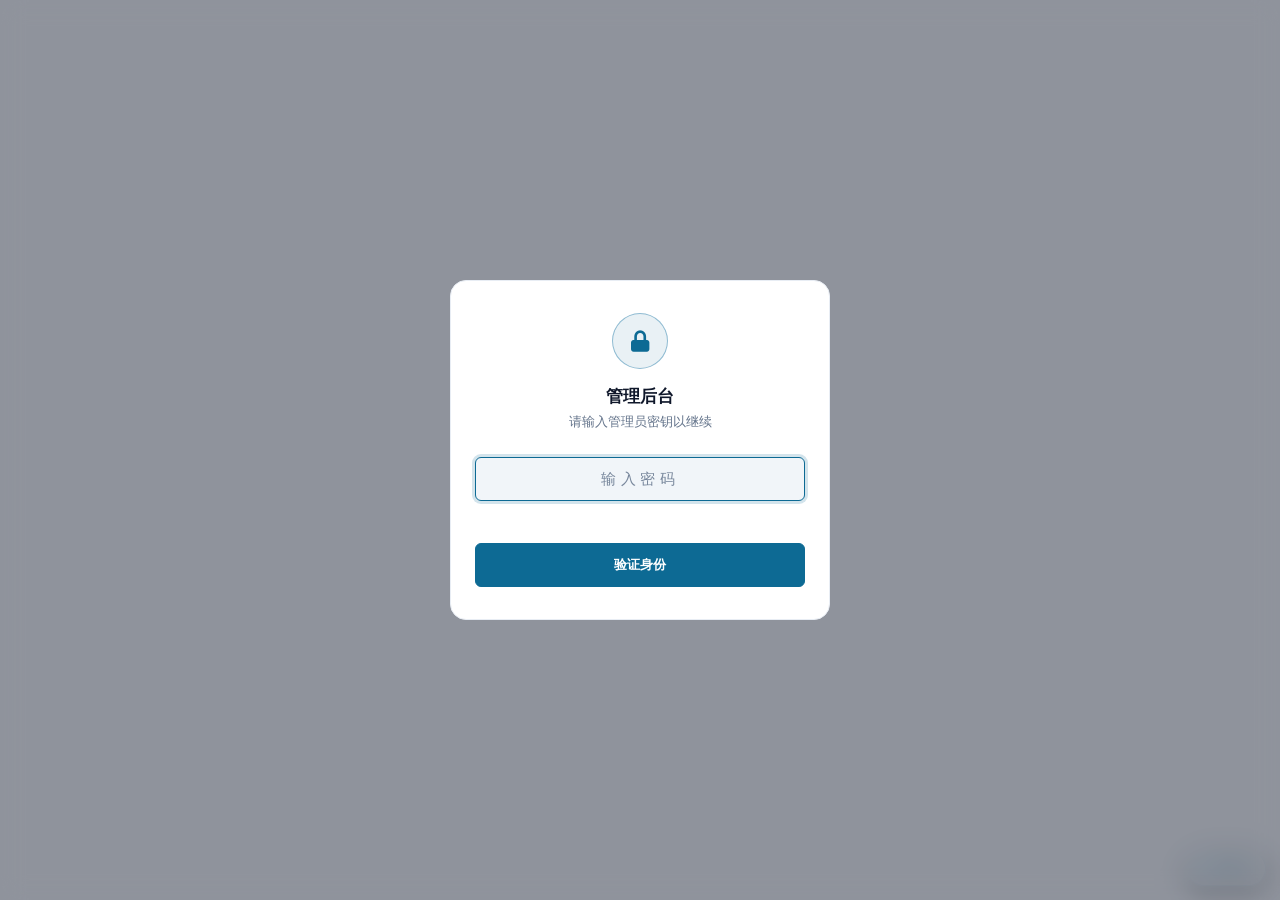
<file: admin.html>
<!DOCTYPE html>
<html lang="zh">
<head>
  <meta charset="UTF-8">
  <meta name="viewport" content="width=device-width, initial-scale=1.0">
  <title>建设世界 · 管理后台</title>
  <meta name="robots" content="noindex, nofollow">
  <meta name="theme-color" content="#f7f8fa" media="(prefers-color-scheme: light)">
  <meta name="theme-color" content="#08090b">
  <link rel="stylesheet" href="css/fontawesome/all.min.css">
  <link rel="icon" href="favicon.png">
  <link rel="stylesheet" href="css/style.css">
  <script src="offline/offline.js"></script><script>(function(){try{var t=localStorage.getItem("theme");var d=document.documentElement;var light=(t==="light")||(!t&&!window.matchMedia("(prefers-color-scheme: dark)").matches);if(light)d.classList.add("light-mode");else if(t==="glass")d.classList.add("glass");d.style.colorScheme=light?"light":"dark";}catch(e){}})();</script>
</head>
<body>
<div class="glass-glow" aria-hidden="true"></div>
<script>history.scrollRestoration='manual';window.scrollTo(0,0);</script>

  <a class="skip-link" href="#mainContent">跳到主要内容</a>

  <!-- 登录 -->
  <div id="authOverlay" role="dialog" aria-modal="true" aria-label="管理员登录">
    <div class="auth-box">
      <div class="lock-icon" aria-hidden="true"><i class="fas fa-lock"></i></div>
      <h2>管理后台</h2>
      <p>请输入管理员密钥以继续</p>
      <label class="sr-only" for="authInput">管理员密钥</label>
      <input type="password" id="authInput" placeholder="输入密码" autocomplete="current-password">
      <div class="auth-error" id="authError" role="alert"></div>
      <button class="btn btn-primary" id="authBtn" type="button">验证身份</button>
    </div>
  </div>

  <div id="mainContent" hidden>
    <div class="container">

      <div class="admin-head">
        <div class="admin-title">
          <span aria-hidden="true">⚙️</span> 建设世界 · 管理后台
          <span class="badge-online"><i class="fas fa-circle" aria-hidden="true"></i> 在线模式</span>
        </div>
        <div class="navbar-right">
          <button class="theme-toggle" id="themeToggle" type="button" aria-label="切换主题"><i class="fas fa-moon" id="themeIcon"></i></button>
          <button class="btn btn-danger btn-sm" type="button" onclick="logout()"><i class="fas fa-right-from-bracket" aria-hidden="true"></i> 退出登录</button>
        </div>
      </div>

      <div class="admin-sub">
        <span>管理动态 · 投票 · 神人榜 · 封挂榜 · 捐赠 · 下载 · 图床 · 流量 · 备份 · 日志</span>
        <div class="admin-sub-actions">
          <button class="btn btn-sm" type="button" onclick="exportAll()"><i class="fas fa-box-archive" aria-hidden="true"></i> 导出全部数据</button>
          <button class="btn btn-sm" type="button" onclick="document.getElementById('importFile').click()"><i class="fas fa-file-import" aria-hidden="true"></i> 导入数据</button>
          <input type="file" id="importFile" accept=".json,application/json" hidden onchange="importData(this)">
          <a class="btn btn-sm btn-ghost" href="index.html" target="_blank" rel="noopener"><i class="fas fa-external-link-alt" aria-hidden="true"></i> 打开前台</a>
        </div>
      </div>

      <div class="tabs" role="tablist" aria-label="后台功能分区">
        <button class="tab-btn active" type="button" role="tab" aria-selected="true"  data-tab="posts"     onclick="switchTab('posts')">📋 动态</button>
        <button class="tab-btn" type="button" role="tab" aria-selected="false" data-tab="votes"     onclick="switchTab('votes')">📊 投票</button>
        <button class="tab-btn" type="button" role="tab" aria-selected="false" data-tab="stories"   onclick="switchTab('stories')">👑 神人榜</button>
        <button class="tab-btn" type="button" role="tab" aria-selected="false" data-tab="bans"      onclick="switchTab('bans')">🚫 封挂榜</button>
        <button class="tab-btn" type="button" role="tab" aria-selected="false" data-tab="donors"    onclick="switchTab('donors')">💝 捐赠名单</button>
        <button class="tab-btn" type="button" role="tab" aria-selected="false" data-tab="downloads" onclick="switchTab('downloads')">📥 下载</button>
        <button class="tab-btn" type="button" role="tab" aria-selected="false" data-tab="images"    onclick="switchTab('images')">🖼️ 图床</button>
        <button class="tab-btn" type="button" role="tab" aria-selected="false" data-tab="stats"     onclick="switchTab('stats')">📊 流量</button>
        <button class="tab-btn" type="button" role="tab" aria-selected="false" data-tab="backups"   onclick="switchTab('backups')">💾 备份</button>
        <button class="tab-btn" type="button" role="tab" aria-selected="false" data-tab="oplog"     onclick="switchTab('oplog')">📜 日志</button>
      </div>
<!-- 动态 -->
      <div class="tab-content" id="tab-posts">
        <div class="card"><h2>📋 所有动态</h2><div id="postList" class="post-list"><div class="empty-state state-loading"><span class="spinner" aria-hidden="true"></span></div></div></div>
        <div class="card">
          <h2>📝 发布新动态</h2>
          <form id="postForm">
            <div class="form-row"><div class="form-group"><label>标题 *</label><input type="text" id="postTitle" placeholder="输入帖子标题" maxlength="100" required></div><div class="form-group"><label>发布人 *</label><input type="text" id="postAuthor" placeholder="作者名称" maxlength="50" required></div></div>
            <div class="form-group"><label>内容摘要</label><textarea id="postExcerpt" placeholder="简短摘要（选填）" rows="2" maxlength="300"></textarea></div>
            <div class="form-group"><label>完整内容</label><textarea id="postContent" placeholder="帖子正文内容" rows="3" maxlength="5000"></textarea></div>
            <div class="form-group"><label>图片链接（可选，用于资金流向公示等）</label><textarea id="postImages" placeholder="图片直链，每行一张（可去图床复制链接）" rows="2" maxlength="2000"></textarea></div>
            <div class="form-row"><div class="form-group"><label>是否置顶</label><select id="postPinned"><option value="false">否</option><option value="true">是</option></select></div><div class="form-group" class="row-actions"><button type="submit" class="btn btn-primary">发布帖子</button></div></div>
          </form>
        </div>
      </div>

      <!-- 投票 -->
      <div class="tab-content" id="tab-votes">
        <div class="card"><h2>📋 所有投票</h2><div id="voteList" class="post-list"><div class="empty-state state-loading"><span class="spinner" aria-hidden="true"></span></div></div></div>
        <div class="card">
          <h2>📝 创建新投票</h2>
          <form id="voteForm">
            <div class="form-group"><label>投票标题 *</label><input type="text" id="voteTitle" placeholder="输入投票标题" maxlength="100" required></div>
            <div class="form-group"><label>投票描述</label><textarea id="voteDesc" placeholder="描述投票内容" rows="2" maxlength="500"></textarea></div>
            <div class="form-row">
              <div class="form-group"><label>投票类型</label><select id="voteType"><option value="agree">同意 / 反对</option><option value="choice">选择</option></select></div>
              <div class="form-group"><label>截止日期（选填）</label><input type="date" id="voteDeadline"></div>
            </div>
            <div class="form-group" id="voteOptionsGroup" hidden><label>选项（每行一个）</label><textarea id="voteOptions" placeholder="选项文字（支持 | 符号）| 图片链接1,图片链接2&#10;最后一组竖杠后面放图片链接，逗号分隔多张" rows="3" maxlength="1000"></textarea></div>
            <div class="form-row"><div class="form-group"></div><div class="form-group" class="row-actions"><button type="submit" class="btn btn-primary">创建投票</button></div></div>
          </form>
          <script>document.getElementById('voteType')?.addEventListener('change',function(){document.getElementById('voteOptionsGroup').hidden=this.value!=='choice'});</script>
        </div>
      </div>

      <!-- 神人榜 -->
      <div class="tab-content" id="tab-stories">
        <div class="card"><h2>📋 神人榜</h2><div id="storyList" class="post-list"><div class="empty-state state-loading"><span class="spinner" aria-hidden="true"></span></div></div></div>
        <div class="card">
          <h2>📝 添加新记录</h2>
          <form id="storyForm">
            <div class="form-group"><label>标题 *</label><input type="text" id="storyTitle" placeholder="事件标题" maxlength="100" required></div>
            <div class="form-group"><label>事件描述 *</label><textarea id="storyText" placeholder="描述事件经过" rows="3" maxlength="2000" required></textarea></div>
            <div class="form-group"><label>图片链接（可选）</label><textarea id="storyImageUrls" placeholder="图片/下载直链，每行一张，自动显示为图片" rows="3" maxlength="2000"></textarea></div>
            <div class="form-row"><div class="form-group"></div><div class="form-group" class="row-actions"><button type="submit" class="btn btn-primary">添加记录</button></div></div>
          </form>
        </div>
      </div>

      <!-- 封挂榜 -->
      <div class="tab-content" id="tab-bans">
        <div class="card"><h2>🚫 封挂榜</h2><div id="banList" class="post-list"><div class="empty-state state-loading"><span class="spinner" aria-hidden="true"></span></div></div></div>
        <div class="card">
          <h2>📝 添加封禁记录</h2>
          <form id="banForm">
            <div class="form-row">
              <div class="form-group"><label>玩家名 *</label><input type="text" id="banPlayer" placeholder="被封玩家" maxlength="32" required></div>
              <div class="form-group"><label>封禁日期</label><input type="date" id="banDate"></div>
            </div>
            <div class="form-group"><label>原因</label><textarea id="banReason" placeholder="封禁原因" rows="2" maxlength="300"></textarea></div>
            <div class="form-row"><div class="form-group"></div><div class="form-group" class="row-actions"><button type="submit" class="btn btn-primary">添加记录</button></div></div>
          </form>
        </div>
      </div>

      <!-- 捐赠名单 -->
      <div class="tab-content" id="tab-donors">
        <div class="card"><h2>💝 捐赠名单</h2><div id="donorList" class="post-list"><div class="empty-state state-loading"><span class="spinner" aria-hidden="true"></span></div></div></div>
        <div class="card">
          <h2>📝 添加捐赠人</h2>
          <form id="donorForm">
            <div class="form-group"><label>名字 *</label><input type="text" id="donorName" placeholder="捐赠人名字" maxlength="50" required></div>
            <div class="form-row"><div class="form-group"></div><div class="form-group" class="row-actions"><button type="submit" class="btn btn-primary">添加捐赠人</button></div></div>
          </form>
        </div>
      </div>

      <!-- 下载中心 -->
      <div class="tab-content" id="tab-downloads">
        <div class="card"><h2>📥 下载中心</h2><div id="downloadList" class="post-list"><div class="empty-state state-loading"><span class="spinner" aria-hidden="true"></span></div></div></div>
        <div class="card">
          <h2>📝 添加下载项</h2>
          <form id="downloadForm">
            <div class="form-row">
              <div class="form-group"><label>名称 *</label><input type="text" id="downloadName" placeholder="如：建设世界客户端" maxlength="100" required></div>
              <div class="form-group"><label>文件大小（选填）</label><input type="text" id="downloadSize" placeholder="如：128MB / 1.2GB" maxlength="30"></div>
            </div>
            <div class="form-group"><label>上传文件（直接传到服务器，推荐）</label><input type="file" id="downloadFile"></div>
<div class="note warn" style="margin:-.3rem 0 .6rem;">离线版提示：这个站点没有后端，无法上传文件。请在「或填外部下载链接」里填 GitHub Release 地址（大文件走 Release）。</div>
            <div class="form-group" id="downloadProgressBox" hidden>
              <label>上传进度</label>
              <div class="row-tight">
                <div class="progress"><div id="downloadProgressBar" class="progress-fill"></div></div>
                <span id="downloadProgressText" class="nowrap ink-soft">0%</span>
              </div>
              <div class="row-note" id="downloadProgressSpeed"></div>
            </div>
            <div class="form-group"><label>或填外部下载链接（选填，二者填一个）</label><input type="text" id="downloadUrl" placeholder="https://外部地址 或留空用上传文件" maxlength="500"></div>
            <div class="form-group"><label>描述</label><textarea id="downloadDesc" placeholder="描述这个文件是什么、适用版本等" rows="2" maxlength="500"></textarea></div>
            <div class="form-row"><div class="form-group"></div><div class="form-group" class="row-actions"><button type="submit" class="btn btn-primary" id="downloadSubmitBtn">上传并添加</button></div></div>
          </form>
        </div>
        <div class="card"><h2>🗂️ 已上传文件</h2><div id="downloadFileList" class="post-list"><div class="empty-state state-loading"><span class="spinner" aria-hidden="true"></span></div></div></div>
      </div>

      <!-- 图床 -->
      <div class="tab-content" id="tab-images">
        <div class="card">
          <h2>📤 上传图片</h2>
          <form id="uploadForm">
            <div class="form-group"><label>选择图片（可多选，支持 png/jpg/gif/webp，每张最大 20MB）</label><input type="file" id="uploadFile" accept="image/*" multiple required></div>
            <div class="form-group"><label>上传结果：</label><div id="uploadResult" class="stack-scroll"></div></div>
            <div class="form-row"><div class="form-group"></div><div class="form-group" class="row-actions"><button type="submit" class="btn btn-primary" id="uploadBtn">上传图片</button></div></div>
          </form>
        </div>
        <div class="card"><h2>🖼️ 已上传图片</h2><div id="imageList" class="post-list"><div class="empty-state state-loading"><span class="spinner" aria-hidden="true"></span></div></div></div>
      </div>

      <!-- 流量统计 -->
      <div class="tab-content" id="tab-stats">
        <div class="card">
          <h2>📊 流量总览</h2>
          <div class="row-wrap">
            <div class="stat-card">
              <div class="stat-big" id="statTotalPv">-</div>
              <div class="row-note">总浏览量 PV</div>
            </div>
            <div class="stat-card">
              <div class="stat-big ok" id="statTotalUv">-</div>
              <div class="row-note">独立访客 UV</div>
            </div>
          </div>
        </div>
        <div class="card"><h2>📈 近 30 天趋势</h2><div id="statDaily"><div class="empty-state state-loading"><span class="spinner" aria-hidden="true"></span></div></div></div>
        <div class="card"><h2>🔥 热门页面（近 7 天）</h2><div id="statPages"><div class="empty-state state-loading"><span class="spinner" aria-hidden="true"></span></div></div></div>
      </div>

      <!-- 备份 -->
      <div class="tab-content" id="tab-backups">
        <div class="card">
          <h2>💾 数据备份</h2>
          <div class="muted-sm">服务器每天自动备份（保留 30 份）。也可手动备份下载 .db 文件。一键回档会把所选备份覆盖回当前数据库，回档前自动保存当前数据快照。</div>
          <button class="btn btn-primary" onclick="backupNow()">📦 立即备份并下载</button>
        </div>
        <div class="card"><h2>🗂️ 已有备份</h2><div id="backupList" class="post-list"><div class="empty-state state-loading"><span class="spinner" aria-hidden="true"></span></div></div></div>
      </div>

      <!-- 操作日志 -->
      <div class="tab-content" id="tab-oplog">
        <div class="card"><h2>📜 操作日志（最近 100 条）</h2><div id="oplogList" class="post-list"><div class="empty-state state-loading"><span class="spinner" aria-hidden="true"></span></div></div></div>
      </div>

    </div>
    <div id="toast" class="toast"></div>
  </div>

  <!-- 编辑投票弹窗 -->
  <div id="editVoteOverlay" class="overlay" hidden role="dialog" aria-modal="true" aria-labelledby="editVoteHeading">
    <div class="modal">
      <div class="modal-head">
        <h2 id="editVoteHeading">✏️ 编辑投票</h2>
        <button class="icon-btn" type="button" onclick="closeEditVote()" aria-label="关闭"><i class="fas fa-times" aria-hidden="true"></i></button>
      </div>
      <div class="form-group"><label for="editVoteTitle">标题</label><input type="text" id="editVoteTitle"></div>
      <div class="form-group"><label for="editVoteDesc">描述</label><textarea id="editVoteDesc" rows="2"></textarea></div>
      <div class="form-group"><label for="editVoteDeadline">截止日期</label><input type="date" id="editVoteDeadline"></div>
      <div class="modal-foot">
        <button class="btn btn-ghost" type="button" onclick="closeEditVote()">取消</button>
        <button class="btn btn-primary" type="button" onclick="saveEditVote()">保存修改</button>
      </div>
    </div>
  </div>

  <script>
    // ============================================================
    // 配置 - 前端不存密码！
    // ============================================================
    const API_BASE = 'https://api.jssj.cc.cd';
async function fetchApi(path, options) {
  const resp = await fetch(API_BASE + path, options);
  if (!resp.ok) throw new Error('HTTP ' + resp.status);
  return resp;
}

function esc(s) {
  return String(s == null ? '' : s)
    .replace(/&/g, '&amp;').replace(/</g, '&lt;').replace(/>/g, '&gt;')
    .replace(/"/g, '&quot;').replace(/'/g, '&#39;');
}



    // ============================================================
    // 密码验证 - 全部走后端
    // ============================================================
    const authOverlay = document.getElementById('authOverlay');
    const authInput = document.getElementById('authInput');
    const authBtn = document.getElementById('authBtn');
    const authError = document.getElementById('authError');
    const mainContent = document.getElementById('mainContent');

    // 用于存储密码（仅在 sessionStorage 中，关闭标签页即销毁）
    let adminPassword = sessionStorage.getItem('admin_pass') || '';

    async function tryLogin() {
      const password = authInput.value.trim();
      if (!password) {
        authError.textContent = '请输入密码';
        return;
      }

      authBtn.disabled = true;
      authBtn.textContent = '验证中...';

      try {
        const resp = await fetchApi('/api/auth', {
          method: 'POST',
          headers: { 'Content-Type': 'application/json' },
          body: JSON.stringify({ password }),
        });

        const data = await resp.json();

        if (data.success) {
          adminPassword = password;
          sessionStorage.setItem('admin_pass', password);
          authOverlay.classList.add('hidden');
          mainContent.hidden = false;
          authError.textContent = '';
          loadPosts();
          loadVotes();
        } else {
          authError.textContent = '❌ ' + (data.error || '密码错误');
          authInput.value = '';
          authInput.focus();
          sessionStorage.removeItem('admin_pass');
        }
      } catch (err) {
        authError.textContent = '❌ 连接服务器失败';
        console.error(err);
      } finally {
        authBtn.disabled = false;
        authBtn.textContent = '验证身份';
      }
    }

    authInput.addEventListener('keydown', (e) => {
      if (e.key === 'Enter') tryLogin();
    });
    authBtn.addEventListener('click', tryLogin);

    // 检查已有登录
    if (sessionStorage.getItem('admin_pass')) {
      adminPassword = sessionStorage.getItem('admin_pass');
      authOverlay.classList.add('hidden');
      mainContent.hidden = false;
      loadPosts();
      loadVotes();
    } else {
      authOverlay.classList.remove('hidden');
      mainContent.hidden = true;
      authInput.focus();
    }

    function logout() {
      sessionStorage.removeItem('admin_pass');
      adminPassword = '';
      authOverlay.classList.remove('hidden');
      mainContent.hidden = true;
      authInput.value = '';
      authInput.focus();
    }

    // ============================================================
    // Toast 通知
    // ============================================================
    function showToast(message, type = 'success') {
      const toast = document.getElementById('toast');
      toast.textContent = message;
      toast.className = 'toast ' + type + ' show';
      clearTimeout(toast._timeout);
      toast._timeout = setTimeout(() => {
        toast.classList.remove('show');
      }, 3000);
    }

    // ============================================================
    // 获取当前验证状态
    // ============================================================
    function getAuthToken() {
      return adminPassword;
    }

    // ============================================================
    // 加载投票列表
    // ============================================================
    async function loadVotes() {
      const container = document.getElementById('voteList');
      try {
        const resp = await fetchApi('/api/votes');
        const data = await resp.json();
        if (!data.success || !data.votes || data.votes.length === 0) {
          container.innerHTML = '<div class="empty-state">📭 暂无投票</div>';
          return;
        }
        container.innerHTML = data.votes.map(v => {
          const summary = v.type === 'choice' ? v.options.map(o => (o + ': ' + (v.counts?.[o] || 0))).join(' · ') : ('同意 ' + (v.yesCount ?? 0) + ' · 反对 ' + (v.noCount ?? 0));
          const badge = v.type === 'choice' ? '<span class="form-label-hint">[选择]</span>' : '';
          return '<div class="post-item"><div class="info"><span class="title">' + badge + esc(v.title) + '</span><span class="meta">' + esc(summary) + ' · ' + esc((v.date || '').split('T')[0]) + (v.deadline ? ' · 截止 ' + esc(v.deadline) : '') + '</span></div><div class="actions"><button class="btn btn-primary" style="padding:0.3rem 0.8rem;font-size:0.8rem;background:rgba(90,176,224,.1);border:1px solid rgba(90,176,224,.15);color:#5ab0e0;" onclick="editVote(\'' + esc(v.id) + '\')">编辑</button><button class="btn btn-danger" onclick="deleteVote(\'' + esc(v.id) + '\')">删除</button></div></div>';
        }).join('');
      } catch {
        container.innerHTML = '<div class="empty-state">❌ 加载失败</div>';
      }
    }

    // ============================================================
    // 创建投票
    // ============================================================
    document.getElementById('voteForm')?.addEventListener('submit', async (e) => {
      e.preventDefault();
      const title = document.getElementById('voteTitle').value.trim();
      const description = document.getElementById('voteDesc').value.trim();
      const deadline = document.getElementById('voteDeadline').value || null;
      const type = document.getElementById('voteType').value;
      if (!title) { showToast('标题为必填项', 'error'); return; }
      if (!adminPassword) { showToast('请先登录', 'error'); return; }
      let options = [];
      if (type === 'choice') {
        options = document.getElementById('voteOptions').value.trim().split('\n').map(s => s.trim()).filter(Boolean);
        if (options.length < 2) { showToast('至少需要2个选项', 'error'); return; }
      }
      try {
        const body = { title, description, deadline, type };
        if (type === 'choice') body.options = options;
        const resp = await fetchApi('/api/votes', {
          method: 'POST',
          headers: { 'Content-Type': 'application/json', 'Authorization': 'Bearer ' + adminPassword },
          body: JSON.stringify(body),
        });
        const data = await resp.json();
        if (data.success) {
          showToast('✅ 投票创建成功');
          document.getElementById('voteForm').reset();
          loadVotes();
        } else {
          showToast('❌ ' + (data.error || '创建失败'), 'error');
          if (resp.status === 401) { sessionStorage.removeItem('admin_pass'); adminPassword = ''; logout(); }
        }
      } catch (err) { showToast('创建失败: ' + err.message, 'error'); }
    });

    window.deleteVote = async function(id) {
      if (!confirm('确定要删除这个投票吗？')) return;
      if (!adminPassword) { showToast('请先登录', 'error'); return; }
      try {
        const resp = await fetchApi('/api/votes/' + id, {
          method: 'DELETE',
          headers: { 'Authorization': 'Bearer ' + adminPassword },
        });
        const data = await resp.json();
        if (data.success) { showToast('✅ 投票已删除'); loadVotes(); }
        else { showToast('❌ ' + (data.error || '删除失败'), 'error'); if (resp.status === 401) logout(); }
      } catch (err) { showToast('删除失败: ' + err.message, 'error'); }
    };

    let editingVoteId = null;

    window.editVote = async function(id) {
      editingVoteId = id;
      // 从列表中找当前数据填充
      try {
        const resp = await fetchApi('/api/votes');
        const data = await resp.json();
        const vote = data.votes?.find(v => v.id === id);
        if (vote) {
          document.getElementById('editVoteTitle').value = vote.title || '';
          document.getElementById('editVoteDesc').value = vote.description || '';
          document.getElementById('editVoteDeadline').value = vote.deadline || '';
        }
      } catch {}
      openModal('editVoteOverlay');
    };

    // ============================================================
    // 弹窗通用逻辑：Esc 关闭 / 点遮罩关闭 / 焦点管理
    // ============================================================
    let _modalLastFocus = null;
    window.openModal = function(id) {
      const ov = document.getElementById(id);
      if (!ov) return;
      _modalLastFocus = document.activeElement;
      ov.hidden = false;
      const first = ov.querySelector('input, textarea, select, button');
      if (first) setTimeout(() => first.focus(), 30);
    };
    window.closeModal = function(id) {
      const ov = document.getElementById(id);
      if (!ov) return;
      ov.hidden = true;
      if (_modalLastFocus && _modalLastFocus.focus) _modalLastFocus.focus();
    };
    document.addEventListener('keydown', function (e) {
      if (e.key !== 'Escape') return;
      document.querySelectorAll('.overlay').forEach(function (ov) {
        if (!ov.hidden) { ov.hidden = true; if (_modalLastFocus) _modalLastFocus.focus(); }
      });
    });
    document.addEventListener('click', function (e) {
      // 点在遮罩本身（不是内容区）时关闭
      if (e.target.classList && e.target.classList.contains('overlay')) {
        e.target.hidden = true;
        if (_modalLastFocus) _modalLastFocus.focus();
      }
    });

    window.closeEditVote = function() {
      closeModal('editVoteOverlay');
      editingVoteId = null;
    };

    window.saveEditVote = async function() {
      const title = document.getElementById('editVoteTitle').value.trim();
      const description = document.getElementById('editVoteDesc').value.trim();
      const deadline = document.getElementById('editVoteDeadline').value || null;
      if (!title && !description && !deadline) { showToast('至少修改一项', 'error'); return; }
      if (!adminPassword) { showToast('请先登录', 'error'); return; }
      const body = {};
      if (title) body.title = title;
      if (description) body.description = description;
      body.deadline = deadline; // 允许清空截止日期
      try {
        const resp = await fetchApi('/api/votes/' + editingVoteId, {
          method: 'PUT',
          headers: { 'Content-Type': 'application/json', 'Authorization': 'Bearer ' + adminPassword },
          body: JSON.stringify(body),
        });
        const data = await resp.json();
        if (data.success) { showToast('✅ 投票已更新'); closeEditVote(); loadVotes(); }
        else { showToast('❌ ' + (data.error || '更新失败'), 'error'); if (resp.status === 401) logout(); }
      } catch (err) { showToast('更新失败: ' + err.message, 'error'); }
    };

    // ============================================================
    // 加载帖子列表
    // ============================================================
    async function loadPosts() {
      const container = document.getElementById('postList');
      try {
        const resp = await fetchApi('/api/posts');
        const data = await resp.json();

        if (!data.success || !data.posts || data.posts.length === 0) {
          container.innerHTML = '<div class="empty-state">📭 暂无动态</div>';
          return;
        }

        container.innerHTML = data.posts.map(post => `
          <div class="post-item">
            <div class="info">
              <span class="title">${esc(post.title)}</span>
              ${post.pinned ? '<span class="pin-badge">置顶</span>' : ''}
              <span class="meta">${esc(post.author)} · ${esc(post.date)}</span>
            </div>
            <div class="actions">
              <button class="btn btn-danger" onclick="deletePost('${esc(post.id)}')">删除</button>
            </div>
          </div>
        `).join('');
      } catch (err) {
        container.innerHTML = '<div class="empty-state">❌ 加载失败</div>';
        console.error(err);
      }
    }

    // ============================================================
    // 发布帖子
    // ============================================================
    document.getElementById('postForm').addEventListener('submit', async (e) => {
      e.preventDefault();

      const title = document.getElementById('postTitle').value.trim();
      const author = document.getElementById('postAuthor').value.trim();
      const excerpt = document.getElementById('postExcerpt').value.trim();
      const content = document.getElementById('postContent').value.trim();
      const pinned = document.getElementById('postPinned').value === 'true';
      const images = document.getElementById('postImages').value.trim().split('\n').map(s => s.trim()).filter(s => s.startsWith('http'));

      if (!title || !author) {
        showToast('标题和发布人为必填项', 'error');
        return;
      }

      if (!adminPassword) { showToast('请先登录', 'error'); return; }

      try {
        const resp = await fetchApi('/api/posts', {
          method: 'POST',
          headers: {
            'Content-Type': 'application/json',
            'Authorization': 'Bearer ' + adminPassword,
          },
          body: JSON.stringify({ title, author, excerpt, content, pinned, images }),
        });

        const data = await resp.json();
        if (data.success) {
          showToast('✅ 帖子发布成功！');
          document.getElementById('postForm').reset();
          loadPosts();
        } else {
          showToast('❌ ' + (data.error || '发布失败'), 'error');
          if (resp.status === 401) logout();
        }
      } catch (err) {
        showToast('发布失败: ' + err.message, 'error');
      }
    });

    // ============================================================
    // 删除帖子
    // ============================================================
    window.deletePost = async function(postId) {
      if (!confirm('确定要删除这篇帖子吗？')) return;
      if (!adminPassword) { showToast('请先登录', 'error'); return; }

      try {
        const resp = await fetchApi('/api/posts/' + postId, {
          method: 'DELETE',
          headers: {
            'Authorization': 'Bearer ' + adminPassword,
          },
        });

        const data = await resp.json();
        if (data.success) {
          showToast('✅ 帖子已删除');
          loadPosts();
        } else {
          showToast('❌ ' + (data.error || '删除失败'), 'error');
          if (resp.status === 401) logout();
        }
      } catch (err) {
        showToast('删除失败: ' + err.message, 'error');
      }
    };

    // ============================================================
    // 导出 / 导入全部数据
    // ============================================================
    window.exportAll = async function() {
      if (!adminPassword) { showToast('请先登录', 'error'); return; }
      try {
        const resp = await fetchApi('/api/export', {
          headers: { 'Authorization': 'Bearer ' + adminPassword },
        });
        if (!resp.ok) { const d = await resp.json().catch(() => ({})); showToast('导出失败: ' + (d.error || resp.status), 'error'); if (resp.status === 401) logout(); return; }
        const blob = await resp.blob();
        const url = URL.createObjectURL(blob);
        const a = document.createElement('a');
        a.href = url;
        a.download = 'jssj-backup-' + new Date().toISOString().slice(0, 10) + '.json';
        document.body.appendChild(a);
        a.click();
        a.remove();
        URL.revokeObjectURL(url);
        showToast('✅ 数据已导出');
      } catch (err) {
        showToast('导出失败: ' + err.message, 'error');
      }
    };

    window.importData = async function(input) {
      if (!adminPassword) { showToast('请先登录', 'error'); return; }
      const file = input.files && input.files[0];
      if (!file) return;
      if (!confirm('确定要导入 ' + file.name + ' 吗？\n已存在的记录会按 id 覆盖更新，不会删除其他数据。')) { input.value = ''; return; }
      try {
        const text = await file.text();
        const data = JSON.parse(text);
        if (!data || (!Array.isArray(data.posts) && !Array.isArray(data.votes) && !Array.isArray(data.stories))) {
          showToast('文件格式不正确，请使用导出的备份文件', 'error');
          input.value = '';
          return;
        }
        const resp = await fetchApi('/api/import', {
          method: 'POST',
          headers: { 'Content-Type': 'application/json', 'Authorization': 'Bearer ' + adminPassword },
          body: JSON.stringify({ posts: data.posts || [], votes: data.votes || [], stories: data.stories || [], bans: data.bans || [], donors: data.donors || [] }),
        });
        const result = await resp.json();
        if (result.success) {
          const c = result.imported || {};
          showToast('✅ 导入完成：动态 ' + (c.posts || 0) + ' 条 · 投票 ' + (c.votes || 0) + ' 条 · 神人榜 ' + (c.stories || 0) + ' 条');
          loadPosts(); loadVotes(); loadStories();
        } else {
          showToast('❌ 导入失败: ' + (result.error || '未知错误'), 'error');
          if (resp.status === 401) logout();
        }
      } catch (err) {
        showToast('导入失败: ' + err.message, 'error');
      }
      input.value = '';
    };

    // ============================================================
    // Tab 切换
    // ============================================================
    window.switchTab = function(name) {
      document.querySelectorAll('.tab-content').forEach(el => {
        el.classList.toggle('active', el.id === 'tab-' + name);
      });
      document.querySelectorAll('.tab-btn').forEach(el => {
        const on = el.dataset.tab === name;
        el.classList.toggle('active', on);
        el.setAttribute('aria-selected', String(on));
      });
      if (name === 'stories' && !window._storiesLoaded) { window._storiesLoaded = true; loadStories(); }
      if (name === 'bans' && !window._bansLoaded) { window._bansLoaded = true; loadBans(); }
      if (name === 'donors' && !window._donorsLoaded) { window._donorsLoaded = true; loadDonors(); }
      if (name === 'downloads' && !window._downloadsLoaded) { window._downloadsLoaded = true; loadDownloads(); loadDownloadFiles(); }
      if (name === 'images' && !window._imagesLoaded) { window._imagesLoaded = true; loadImages(); }
      if (name === 'stats' && !window._statsLoaded) { window._statsLoaded = true; loadStats(); }
      if (name === 'backups' && !window._backupsLoaded) { window._backupsLoaded = true; loadBackups(); }
      if (name === 'oplog' && !window._oplogLoaded) { window._oplogLoaded = true; loadOplog(); }
    };

    // ============================================================
    // 加载神人榜
    // ============================================================
    async function loadStories() {
      const container = document.getElementById('storyList');
      try {
        const resp = await fetchApi('/api/stories');
        const data = await resp.json();
        if (!data.success || !data.stories || data.stories.length === 0) {
          container.innerHTML = '<div class="empty-state">📭 暂无记录</div>';
          return;
        }
        container.innerHTML = data.stories.map(s => {
          const contentText = (s.content || s.text || '').replace(/<[^>]+>/g, '').slice(0, 50);
          return `
          <div class="post-item">
            <div class="info">
              <span class="title">${esc(s.title)}</span>
              <span class="meta">${esc((s.date || '').split('T')[0])} · ${esc(contentText)}${((s.content || s.text || '').replace(/<[^>]+>/g, '').length) > 50 ? '...' : ''}</span>
            </div>
            <div class="actions">
              <button class="btn btn-danger" onclick="deleteStory('${esc(s.id)}')">删除</button>
            </div>
          </div>
        `;
        }).join('');
      } catch { container.innerHTML = '<div class="empty-state">❌ 加载失败</div>'; }
    }

    document.getElementById('storyForm')?.addEventListener('submit', async (e) => {
      e.preventDefault();
      const title = document.getElementById('storyTitle').value.trim();
      const text = document.getElementById('storyText').value.trim();
      const imagesRaw = document.getElementById('storyImageUrls').value.trim();
      if (!title || !text) { showToast('标题和事件描述为必填项', 'error'); return; }
      if (!adminPassword) { showToast('请先登录', 'error'); return; }
      const images = imagesRaw ? imagesRaw.split('\n').map(s => s.trim()).filter(s => s.startsWith('http')) : [];
      try {
        const resp = await fetchApi('/api/stories', {
          method: 'POST',
          headers: { 'Content-Type': 'application/json', 'Authorization': 'Bearer ' + adminPassword },
          body: JSON.stringify({ title, text, images }),
        });
        const data = await resp.json();
        if (data.success) {
          showToast('✅ 添加成功');
          document.getElementById('storyForm').reset();
          loadStories();
        } else { showToast('❌ ' + (data.error || '失败'), 'error'); if (resp.status === 401) logout(); }
      } catch (err) { showToast('失败: ' + err.message, 'error'); }
    });

    window.deleteStory = async function(id) {
      if (!confirm('确定要删除这条记录吗？')) return;
      if (!adminPassword) { showToast('请先登录', 'error'); return; }
      try {
        const resp = await fetchApi('/api/stories/' + id, {
          method: 'DELETE',
          headers: { 'Authorization': 'Bearer ' + adminPassword },
        });
        const data = await resp.json();
        if (data.success) { showToast('✅ 已删除'); loadStories(); }
        else { showToast('❌ ' + (data.error || '失败'), 'error'); if (resp.status === 401) logout(); }
      } catch (err) { showToast('失败: ' + err.message, 'error'); }
    };

    // ============================================================
    // 封挂榜管理
    // ============================================================
    async function loadBans() {
      const container = document.getElementById('banList');
      try {
        const resp = await fetchApi('/api/bans');
        const data = await resp.json();
        if (!data.success || !data.bans || data.bans.length === 0) {
          container.innerHTML = '<div class="empty-state">📭 暂无封禁记录</div>';
          return;
        }
        container.innerHTML = data.bans.map(b => `
          <div class="post-item">
            <div class="info">
              <span class="title">${esc(b.player)}</span>
              <span class="meta">${esc(b.reason || '—')} · ${esc(b.date || '')}</span>
            </div>
            <div class="actions">
              <button class="btn btn-danger" onclick="deleteBan('${esc(b.id)}')">删除</button>
            </div>
          </div>`).join('');
      } catch { container.innerHTML = '<div class="empty-state">❌ 加载失败</div>'; }
    }

    document.getElementById('banForm')?.addEventListener('submit', async (e) => {
      e.preventDefault();
      const player = document.getElementById('banPlayer').value.trim();
      const reason = document.getElementById('banReason').value.trim();
      const date = document.getElementById('banDate').value || null;
      if (!player) { showToast('玩家名为必填项', 'error'); return; }
      if (!adminPassword) { showToast('请先登录', 'error'); return; }
      try {
        const resp = await fetchApi('/api/bans', {
          method: 'POST',
          headers: { 'Content-Type': 'application/json', 'Authorization': 'Bearer ' + adminPassword },
          body: JSON.stringify({ player, reason, date }),
        });
        const data = await resp.json();
        if (data.success) { showToast('✅ 已添加'); document.getElementById('banForm').reset(); loadBans(); }
        else { showToast('❌ ' + (data.error || '失败'), 'error'); if (resp.status === 401) logout(); }
      } catch (err) { showToast('失败: ' + err.message, 'error'); }
    });

    window.deleteBan = async function(id) {
      if (!confirm('确定要删除这条封禁记录吗？')) return;
      if (!adminPassword) { showToast('请先登录', 'error'); return; }
      try {
        const resp = await fetchApi('/api/bans/' + id, {
          method: 'DELETE',
          headers: { 'Authorization': 'Bearer ' + adminPassword },
        });
        const data = await resp.json();
        if (data.success) { showToast('✅ 已删除'); loadBans(); }
        else { showToast('❌ ' + (data.error || '失败'), 'error'); if (resp.status === 401) logout(); }
      } catch (err) { showToast('失败: ' + err.message, 'error'); }
    };

    // ============================================================
    // 捐赠名单管理
    // ============================================================
    async function loadDonors() {
      const container = document.getElementById('donorList');
      try {
        const resp = await fetchApi('/api/donors');
        const data = await resp.json();
        if (!data.success || !data.donors || data.donors.length === 0) {
          container.innerHTML = '<div class="empty-state">📭 暂无捐赠记录</div>';
          return;
        }
        container.innerHTML = data.donors.map(d => `
          <div class="post-item">
            <div class="info">
              <span class="title">${esc(d.name)}</span>
            </div>
            <div class="actions">
              <button class="btn btn-danger" onclick="deleteDonor('${esc(d.id)}')">删除</button>
            </div>
          </div>`).join('');
      } catch { container.innerHTML = '<div class="empty-state">❌ 加载失败</div>'; }
    }

    document.getElementById('donorForm')?.addEventListener('submit', async (e) => {
      e.preventDefault();
      const name = document.getElementById('donorName').value.trim();
      if (!name) { showToast('名字为必填项', 'error'); return; }
      if (!adminPassword) { showToast('请先登录', 'error'); return; }
      try {
        const resp = await fetchApi('/api/donors', {
          method: 'POST',
          headers: { 'Content-Type': 'application/json', 'Authorization': 'Bearer ' + adminPassword },
          body: JSON.stringify({ name }),
        });
        const data = await resp.json();
        if (data.success) { showToast('✅ 已添加'); document.getElementById('donorForm').reset(); loadDonors(); }
        else { showToast('❌ ' + (data.error || '失败'), 'error'); if (resp.status === 401) logout(); }
      } catch (err) { showToast('失败: ' + err.message, 'error'); }
    });

    window.deleteDonor = async function(id) {
      if (!confirm('确定要删除这条捐赠记录吗？')) return;
      if (!adminPassword) { showToast('请先登录', 'error'); return; }
      try {
        const resp = await fetchApi('/api/donors/' + id, {
          method: 'DELETE',
          headers: { 'Authorization': 'Bearer ' + adminPassword },
        });
        const data = await resp.json();
        if (data.success) { showToast('✅ 已删除'); loadDonors(); }
        else { showToast('❌ ' + (data.error || '失败'), 'error'); if (resp.status === 401) logout(); }
      } catch (err) { showToast('失败: ' + err.message, 'error'); }
    };

    // ============================================================
    // 下载中心管理
    // ============================================================
    async function loadDownloads() {
      const container = document.getElementById('downloadList');
      try {
        const resp = await fetchApi('/api/downloads');
        const data = await resp.json();
        if (!data.success || !data.downloads || data.downloads.length === 0) {
          container.innerHTML = '<div class="empty-state">📭 暂无下载项</div>';
          return;
        }
        container.innerHTML = data.downloads.map(d => {
          const dlUrl = d.url && d.url.startsWith('/') ? API_BASE + d.url : d.url;
          return `
          <div class="post-item">
            <div class="info">
              <span class="title">${esc(d.name)}</span>
              <span class="meta">${d.size ? esc(d.size) + ' · ' : ''}${esc((d.desc || '').slice(0, 30))}${(d.desc || '').length > 30 ? '...' : ''}${d.date ? ' · ' + esc((d.date || '').slice(0, 10)) : ''}</span>
            </div>
            <div class="actions">
              <a href="${esc(dlUrl)}" target="_blank" rel="noopener" class="btn btn-sm">打开链接</a>
              <button class="btn btn-danger" onclick="deleteDownload('${esc(d.id)}')">删除</button>
            </div>
          </div>`;
        }).join('');
      } catch { container.innerHTML = '<div class="empty-state">❌ 加载失败</div>'; }
    }

    document.getElementById('downloadForm')?.addEventListener('submit', async (e) => {
      e.preventDefault();
      const name = document.getElementById('downloadName').value.trim();
      let size = document.getElementById('downloadSize').value.trim();
      const desc = document.getElementById('downloadDesc').value.trim();
      const file = document.getElementById('downloadFile').files[0];
      const manualUrl = document.getElementById('downloadUrl').value.trim();
      if (!name) { showToast('名称为必填项', 'error'); return; }
      if (!adminPassword) { showToast('请先登录', 'error'); return; }
      const btn = document.getElementById('downloadSubmitBtn');
      btn.disabled = true;
      btn.textContent = '上传中...';
      const progressBox = document.getElementById('downloadProgressBox');
      const progressBar = document.getElementById('downloadProgressBar');
      const progressText = document.getElementById('downloadProgressText');
      const progressSpeed = document.getElementById('downloadProgressSpeed');
      try {
        let url = manualUrl;
        let origName = '';
        if (file) {
          const upResp = await uploadWithProgress(file);
          const data = await upResp.json();
          if (!data.success) throw new Error(data.error || '上传失败');
          url = data.url;
          origName = data.origName || file.name;
          if (!size) size = formatFileSize(data.size);
        }
        progressBox.hidden = true;
        if (!url) { showToast('请上传文件或填写外部链接', 'error'); btn.disabled = false; btn.textContent = '上传并添加'; return; }
        const createResp = await fetchApi('/api/downloads', {
          method: 'POST',
          headers: { 'Content-Type': 'application/json', 'Authorization': 'Bearer ' + adminPassword },
          body: JSON.stringify({ name, url, size, desc, filename: origName }),
        });
        const createData = await createResp.json();
        if (createData.success) { showToast('✅ 已添加'); document.getElementById('downloadForm').reset(); loadDownloads(); loadDownloadFiles(); }
        else { showToast('❌ ' + (createData.error || '失败'), 'error'); if (createResp.status === 401) logout(); }
      } catch (err) { showToast('失败: ' + err.message, 'error'); }
      btn.disabled = false;
      btn.textContent = '上传并添加';
    });

    function uploadWithProgress(file) {
      return new Promise((resolve, reject) => {
        const xhr = new XMLHttpRequest();
        const box = document.getElementById('downloadProgressBox');
        const bar = document.getElementById('downloadProgressBar');
        const txt = document.getElementById('downloadProgressText');
        const speedEl = document.getElementById('downloadProgressSpeed');
        box.hidden = false;
        bar.style.width = '0%';
        txt.textContent = '0%';
        speedEl.textContent = '';
        const total = file.size || 0;
        let lastLoaded = 0;
        let lastTime = Date.now();
        let curSpeed = 0;
        xhr.upload.onprogress = (e) => {
          if (e.lengthComputable && total > 0) {
            const now = Date.now();
            const dt = (now - lastTime) / 1000;
            if (dt > 0.5) {
              curSpeed = (e.loaded - lastLoaded) / dt;
              lastLoaded = e.loaded;
              lastTime = now;
            }
            const pct = Math.round(e.loaded / total * 100);
            bar.style.width = pct + '%';
            txt.textContent = pct + '%';
            if (curSpeed > 0) {
              const remain = (total - e.loaded) / curSpeed;
              speedEl.textContent = formatFileSize(curSpeed) + '/s · 剩余 ' + (remain > 60 ? Math.round(remain / 60) + ' 分钟' : Math.ceil(remain) + ' 秒');
            }
          }
        };
        xhr.onload = () => {
          if (xhr.status >= 200 && xhr.status < 300) {
            resolve({ ok: true, status: xhr.status, json: () => Promise.resolve(JSON.parse(xhr.responseText || '{}')) });
          } else {
            reject(new Error('HTTP ' + xhr.status + (xhr.responseText ? ' · ' + (JSON.parse(xhr.responseText).error || '') : '')));
          }
        };
        xhr.onerror = () => reject(new Error('Failed to fetch'));
        xhr.onabort = () => reject(new Error('上传已取消'));
        xhr.open('POST', API_BASE + '/api/downloads/upload');
        xhr.setRequestHeader('Authorization', 'Bearer ' + adminPassword);
        xhr.setRequestHeader('Content-Type', 'application/octet-stream');
        xhr.setRequestHeader('X-Filename', encodeURIComponent(file.name));
        xhr.send(file);
      });
    }

    window.deleteDownload = async function(id) {
      if (!confirm('确定要删除这个下载项吗？')) return;
      if (!adminPassword) { showToast('请先登录', 'error'); return; }
      try {
        const resp = await fetchApi('/api/downloads/' + id, {
          method: 'DELETE',
          headers: { 'Authorization': 'Bearer ' + adminPassword },
        });
        const data = await resp.json();
        if (data.success) { showToast('✅ 已删除'); loadDownloads(); }
        else { showToast('❌ ' + (data.error || '失败'), 'error'); if (resp.status === 401) logout(); }
      } catch (err) { showToast('失败: ' + err.message, 'error'); }
    };

    function formatFileSize(bytes) {
      if (bytes == null || isNaN(bytes)) return '';
      const b = Number(bytes);
      if (b < 1024) return b + ' B';
      if (b < 1024 * 1024) return (b / 1024).toFixed(1) + ' KB';
      if (b < 1024 * 1024 * 1024) return (b / (1024 * 1024)).toFixed(1) + ' MB';
      return (b / (1024 * 1024 * 1024)).toFixed(2) + ' GB';
    }

    async function loadDownloadFiles() {
      const container = document.getElementById('downloadFileList');
      try {
        const resp = await fetchApi('/api/downloads/files', { headers: { 'Authorization': 'Bearer ' + adminPassword } });
        const data = await resp.json();
        if (!data.success || !data.files || data.files.length === 0) {
          container.innerHTML = '<div class="empty-state">📭 暂无上传文件</div>';
          return;
        }
        container.innerHTML = data.files.map(f => `
          <div class="post-item" class="items-center">
            <div class="info">
              <span class="title" class="truncate-sm">${esc(f.filename)}</span>
              <span class="meta">${esc(formatFileSize(f.size))}</span>
            </div>
            <div class="actions">
              <a href="${esc(fileUrl(f.url))}" target="_blank" rel="noopener" class="btn btn-sm">打开</a>
              <button class="btn btn-danger" onclick="deleteDownloadFile('${esc(f.filename)}')">删除</button>
            </div>
          </div>`).join('');
      } catch { container.innerHTML = '<div class="empty-state">❌ 加载失败</div>'; }
    }

    window.deleteDownloadFile = async function(filename) {
      if (!confirm('确定要删除这个已上传文件吗？引用它的下载项会失效。')) return;
      if (!adminPassword) { showToast('请先登录', 'error'); return; }
      try {
        const resp = await fetchApi('/api/downloads/file/' + encodeURIComponent(filename), {
          method: 'DELETE',
          headers: { 'Authorization': 'Bearer ' + adminPassword },
        });
        const data = await resp.json();
        if (data.success) { showToast('✅ 已删除'); loadDownloadFiles(); }
        else { showToast('❌ ' + (data.error || '失败'), 'error'); if (resp.status === 401) logout(); }
      } catch (err) { showToast('失败: ' + err.message, 'error'); }
    };

    // ============================================================
    // 图床管理
    // ============================================================
    document.getElementById('uploadForm')?.addEventListener('submit', async (e) => {
      e.preventDefault();
      const files = document.getElementById('uploadFile').files;
      if (!files || files.length === 0) { showToast('请选择图片', 'error'); return; }
      if (!adminPassword) { showToast('请先登录', 'error'); return; }
      const btn = document.getElementById('uploadBtn');
      btn.disabled = true;
      btn.textContent = '上传中 (' + files.length + ' 张)...';
      const resultBox = document.getElementById('uploadResult');
      resultBox.innerHTML = '';
      let ok = 0, fail = 0;

      const uploadOne = (file) => new Promise((resolve) => {
        if (file.size > 20 * 1024 * 1024) {
          fail++;
          resultBox.insertAdjacentHTML('beforeend', `<div class="err-line"><span class="truncate">❌ ${file.name} 超过 20MB</span></div>`);
          return resolve();
        }
        const reader = new FileReader();
        reader.onload = async () => {
          try {
            const resp = await fetchApi('/api/upload', {
              method: 'POST',
              headers: { 'Content-Type': 'application/json', 'Authorization': 'Bearer ' + adminPassword },
              body: JSON.stringify({ data: reader.result }),
            });
            const data = await resp.json();
            if (data.success) {
              ok++;
              resultBox.insertAdjacentHTML('beforeend', `<div class="row-ok"><span class="truncate">✅ ${file.name}</span><button onclick="copyImageUrl('${data.url}')" class="chip-btn no-shrink">复制链接</button></div>`);
            } else {
              fail++;
              resultBox.insertAdjacentHTML('beforeend', `<div class="err-line"><span class="truncate">❌ ${file.name}: ${data.error || '失败'}</span></div>`);
              if (resp.status === 401) logout();
            }
          } catch (err) {
            fail++;
            resultBox.insertAdjacentHTML('beforeend', `<div class="err-line"><span class="truncate">❌ ${file.name}: ${err.message}</span></div>`);
          }
          resolve();
        };
        reader.readAsDataURL(file);
      });

      for (const file of files) { await uploadOne(file); }

      btn.disabled = false;
      btn.textContent = '上传图片';
      if (ok > 0) { showToast('✅ 成功 ' + ok + ' 张' + (fail ? '，失败 ' + fail + ' 张' : '')); loadImages(); }
      else if (fail > 0) showToast('全部上传失败', 'error');
    });

    async function loadImages() {
      const container = document.getElementById('imageList');
      try {
        const resp = await fetchApi('/api/images', { headers: { 'Authorization': 'Bearer ' + adminPassword } });
        const data = await resp.json();
        if (!data.success || !data.images || data.images.length === 0) {
          container.innerHTML = '<div class="empty-state">📭 暂无图片</div>';
          return;
        }
        container.innerHTML = data.images.map(im => `
          <div class="post-item" class="items-center">
            <div class="row-tight">
              <img src="${esc(fileUrl(im.url))}" class="thumb" loading="lazy" title="点击查看原图" onclick="window.open('${esc(fileUrl(im.url))}','_blank')">
              <div class="min-w-0">
                <div class="truncate-xs">${esc(im.filename)}</div>
                <button onclick="copyImageUrl('${esc(im.url)}')" class="chip-btn">复制链接</button>
              </div>
            </div>
            <div class="actions">
              <button class="btn btn-danger" onclick="deleteImage('${esc(im.filename)}')">删除</button>
            </div>
          </div>`).join('');
      } catch { container.innerHTML = '<div class="empty-state">❌ 加载失败</div>'; }
    }

    window.copyImageUrl = function(relUrl) {
      const full = fileUrl(relUrl);
      if (navigator.clipboard) { navigator.clipboard.writeText(full).then(() => showToast('✅ 已复制链接')).catch(() => { prompt('复制链接：', full); }); }
      else { prompt('复制链接：', full); }
    };

    window.deleteImage = async function(filename) {
      if (!confirm('确定要删除这张图片吗？引用它的页面会显示裂图。')) return;
      if (!adminPassword) { showToast('请先登录', 'error'); return; }
      try {
        const resp = await fetchApi('/api/images/' + encodeURIComponent(filename), {
          method: 'DELETE',
          headers: { 'Authorization': 'Bearer ' + adminPassword },
        });
        const data = await resp.json();
        if (data.success) { showToast('✅ 已删除'); loadImages(); }
        else { showToast('❌ ' + (data.error || '失败'), 'error'); if (resp.status === 401) logout(); }
      } catch (err) { showToast('失败: ' + err.message, 'error'); }
    };

    // ============================================================
    // 流量统计
    // ============================================================
    async function loadStats() {
      try {
        const resp = await fetchApi('/api/stats', { headers: { 'Authorization': 'Bearer ' + adminPassword } });
        const data = await resp.json();
        if (!data.success) { showToast('❌ 加载失败', 'error'); if (resp.status === 401) logout(); return; }
        document.getElementById('statTotalPv').textContent = data.total ? data.total.pv : 0;
        document.getElementById('statTotalUv').textContent = data.total ? data.total.uv : 0;

        const daily = data.daily || [];
        document.getElementById('statDaily').innerHTML = daily.length ? daily.map(d => `
          <div class="mini-row">
            <span class="ink-soft">${d.day}</span>
            <span class="op-60">PV ${d.pv} · UV ${d.uv}</span>
          </div>`).join('') : '<div class="empty-state">暂无数据</div>';

        const pages = data.pages || [];
        document.getElementById('statPages').innerHTML = pages.length ? pages.map((p, i) => `
          <div class="mini-row">
            <span class="truncate-60">${i + 1}. ${p.page || '/'}</span>
            <span class="op-60">${p.cnt} 次</span>
          </div>`).join('') : '<div class="empty-state">暂无数据</div>';
      } catch { document.getElementById('statDaily').innerHTML = '<div class="empty-state">❌ 加载失败</div>'; }
    }

    // ============================================================
    // 备份
    // ============================================================
    async function loadBackups() {
      const container = document.getElementById('backupList');
      try {
        const resp = await fetchApi('/api/backups', { headers: { 'Authorization': 'Bearer ' + adminPassword } });
        const data = await resp.json();
        if (!data.success || !data.backups || data.backups.length === 0) {
          container.innerHTML = '<div class="empty-state">📭 暂无备份</div>';
          return;
        }
        container.innerHTML = data.backups.map(b => `
          <div class="post-item">
            <div class="info"><span class="title" class="muted-sm">${b.name}</span><span class="meta">${(b.size / 1024).toFixed(1)} KB · ${(b.mtime || '').replace('T', ' ').slice(0, 19)}</span></div>
            <div class="actions">
              <button class="btn btn-primary" class="chip-btn warn" onclick="restoreBackup('${b.name}')">↩ 一键回档</button>
            </div>
          </div>`).join('');
      } catch { container.innerHTML = '<div class="empty-state">❌ 加载失败</div>'; }
    }

    window.restoreBackup = async function(name) {
      if (!confirm('确定回档到该备份吗？\n\n' + name + '\n\n⚠️ 回档会覆盖当前所有数据！回档前会自动把当前数据存为快照。')) return;
      if (!adminPassword) { showToast('请先登录', 'error'); return; }
      try {
        const resp = await fetchApi('/api/backup/restore', {
          method: 'POST',
          headers: { 'Content-Type': 'application/json', 'Authorization': 'Bearer ' + adminPassword },
          body: JSON.stringify({ name }),
        });
        const data = await resp.json();
        if (data.success) {
          showToast('✅ ' + (data.message || '回档成功'));
          loadBackups();
        } else { showToast('❌ ' + (data.error || '回档失败'), 'error'); if (resp.status === 401) logout(); }
      } catch (err) { showToast('回档失败: ' + err.message, 'error'); }
    };

    window.backupNow = async function() {
      if (!adminPassword) { showToast('请先登录', 'error'); return; }
      try {
        const resp = await fetchApi('/api/backup', { headers: { 'Authorization': 'Bearer ' + adminPassword } });
        if (!resp.ok) { showToast('备份失败', 'error'); return; }
        const blob = await resp.blob();
        const url = URL.createObjectURL(blob);
        const a = document.createElement('a');
        a.href = url;
        const cd = resp.headers.get('Content-Disposition') || '';
        const m = cd.match(/filename="?([^";]+)/);
        a.download = m ? m[1] : 'backup.db';
        document.body.appendChild(a); a.click(); a.remove();
        URL.revokeObjectURL(url);
        showToast('✅ 备份完成并已下载');
        loadBackups();
      } catch (err) { showToast('备份失败: ' + err.message, 'error'); }
    };

    // ============================================================
    // 操作日志
    // ============================================================
    async function loadOplog() {
      const container = document.getElementById('oplogList');
      try {
        const resp = await fetchApi('/api/oplog', { headers: { 'Authorization': 'Bearer ' + adminPassword } });
        const data = await resp.json();
        if (!data.success || !data.logs || data.logs.length === 0) {
          container.innerHTML = '<div class="empty-state">📭 暂无操作记录</div>';
          return;
        }
        container.innerHTML = data.logs.map(l => `
          <div class="post-item">
            <div class="info"><span class="title" class="link-accent">${esc(l.action)}</span><span class="meta" class="break-all">${esc(l.detail || '')}</span></div>
            <span class="meta" class="no-shrink">${esc((l.t || '').replace('T', ' ').slice(0, 19))}</span>
          </div>`).join('');
      } catch { container.innerHTML = '<div class="empty-state">❌ 加载失败</div>'; }
    }
  </script>
<script src="js/ui.js"></script>
</body>
</html>
</file>
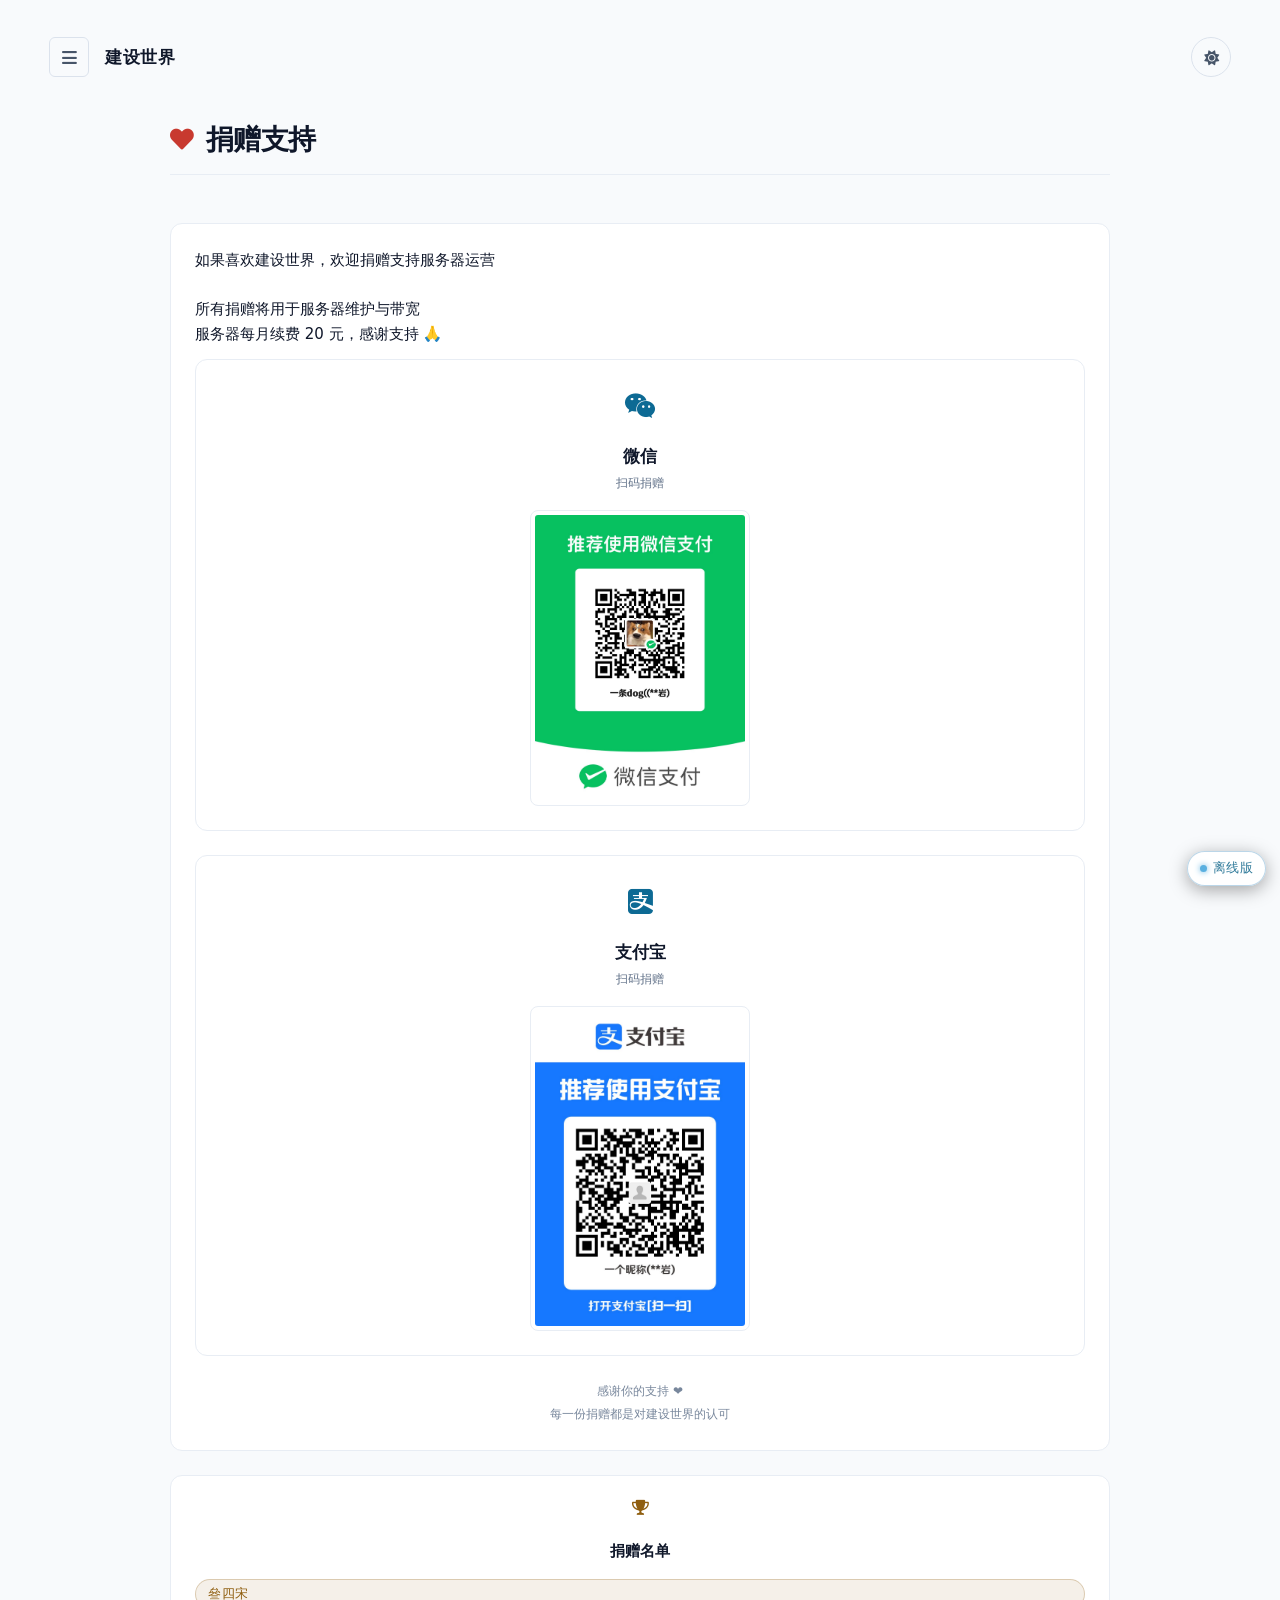
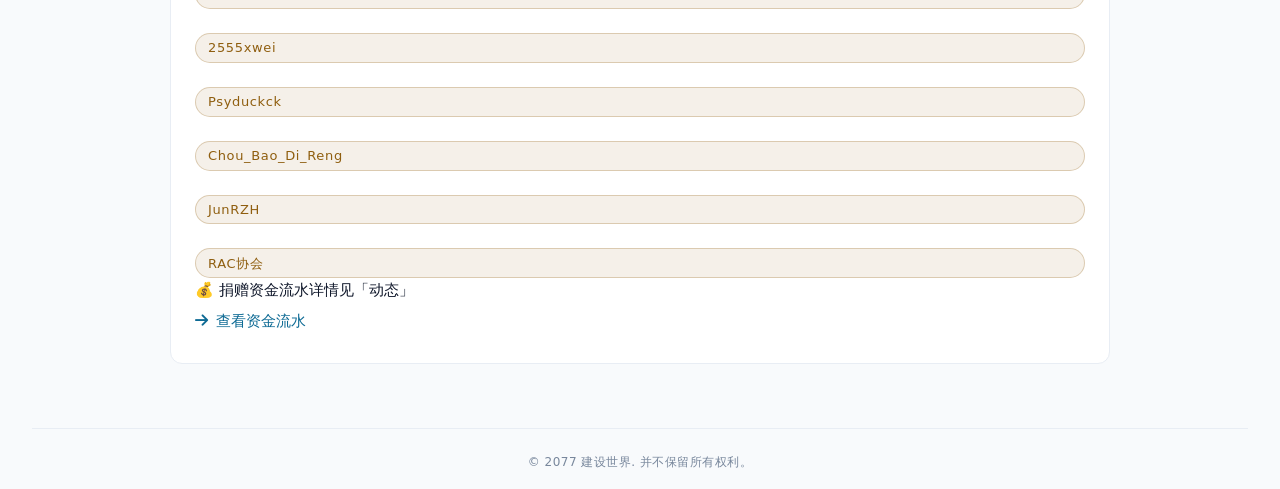
<file: donate.html>
<!DOCTYPE html>
<html lang="zh">
<head>
<meta charset="UTF-8">
<meta name="viewport" content="width=device-width, initial-scale=1.0">
<title>建设世界 · 捐赠</title>
<meta name="description" content="支持建设世界服务器运营，捐赠支持我们！">
<meta property="og:title" content="建设世界 · 捐赠">
<meta property="og:description" content="支持建设世界服务器运营，捐赠支持我们！">
<meta property="og:type" content="website">
<meta property="og:url" content="https://jssj.cc.cd/donate.html">
<meta property="og:image" content="https://jssj.cc.cd/favicon.png">
<meta name="theme-color" content="#f7f8fa" media="(prefers-color-scheme: light)">
<meta name="theme-color" content="#08090b">

<link rel="stylesheet" href="css/fontawesome/all.min.css">
<link rel="icon" href="favicon.png">
<link rel="stylesheet" href="css/style.css">
<script src="offline/offline.js"></script><script>(function(){try{var t=localStorage.getItem("theme");var d=document.documentElement;var light=(t==="light")||(!t&&!window.matchMedia("(prefers-color-scheme: dark)").matches);if(light)d.classList.add("light-mode");else if(t==="glass")d.classList.add("glass");d.style.colorScheme=light?"light":"dark";}catch(e){}})();</script>
<script>(function(){try{var v=localStorage.getItem('vid');if(!v){v='v'+Date.now().toString(36)+Math.random().toString(36).slice(2,8);localStorage.setItem('vid',v);}var b=location.hostname==='sh.jssj.cc.cd'?'https://shapi.jssj.cc.cd':'https://api.jssj.cc.cd';fetch(b+'/api/track',{method:'POST',headers:{'Content-Type':'application/json'},body:JSON.stringify({vid:v,page:location.pathname}),keepalive:true}).catch(function(){});}catch(e){}})();</script>
</head>
<body>

<div class="glass-glow" aria-hidden="true"></div>
<div class="grid-background"></div>

<nav class="sidebar" id="sidebar">
  <div class="sidebar-header">
    <span>目录</span>
    <button class="sidebar-close" id="sidebarClose" type="button" aria-label="关闭目录"><i class="fas fa-times"></i></button>
  </div>
  <div class="sidebar-menu">
    <a href="index.html"><i class="fas fa-home"></i> 首页</a>
    <a href="server.html"><i class="fas fa-server"></i> 服务器</a>
    <a href="members.html"><i class="fas fa-users"></i> 成员</a>
    <a href="forum.html"><i class="fas fa-comment-dots"></i> 动态</a>
    <a href="newcomer.html"><i class="fas fa-book-open"></i> 新人须知</a>
    <a href="votes.html"><i class="fas fa-poll"></i> 投票</a>
    <a href="legends.html"><i class="fas fa-crown"></i> 神人榜</a>
    <a href="bans.html"><i class="fas fa-gavel"></i> 封挂榜</a>
    <a href="download.html"><i class="fas fa-download"></i> 下载</a>
    <a href="donate.html"><i class="fas fa-heart"></i> 捐赠</a>
    <a href="search.html"><i class="fas fa-search"></i> 搜索</a>
    <a href="about.html"><i class="fas fa-info-circle"></i> 关于</a>
  </div>
  <div class="sidebar-foot"><i class="fas fa-ellipsis-h"></i> v0.3</div>
</nav>

<a class="skip-link" href="#main">跳到主要内容</a>

<div class="app">
  <header class="navbar">
    <div class="navbar-left">
      <button class="sidebar-toggle" id="sidebarToggle" type="button" aria-label="打开目录" aria-controls="sidebar" aria-expanded="false"><i class="fas fa-bars"></i></button>
      <a class="server-name" href="index.html">建设世界</a>
    </div>
    <div class="navbar-right">
      <button class="theme-toggle" id="themeToggle" type="button" aria-label="切换主题"><i class="fas fa-moon" id="themeIcon"></i></button>
    </div>
  </header><main class="main-content" id="main">
    <div class="page-container">
      <div class="page-stack">
        <div class="server-header">
          <h2><i class="fas fa-heart"></i> 捐赠支持</h2>
        </div>

        <div class="server-status-card">
          <div>
            <div>如果喜欢建设世界，欢迎捐赠支持服务器运营</div>
            <div>所有捐赠将用于服务器维护与带宽</div>
          </div>
          <div>服务器每月续费 20 元，感谢支持 🙏</div>
          <div class="donate-section">
            <div class="donate-card">
              <div class="icon"><i class="fab fa-weixin"></i></div>
              <div class="name">微信</div>
              <div class="sub">扫码捐赠</div>
              <img src="assets/html_6a6891532208f.jpg" alt="微信收款码" loading="lazy">
            </div>
            <div class="donate-card">
              <div class="icon"><i class="fab fa-alipay"></i></div>
              <div class="name">支付宝</div>
              <div class="sub">扫码捐赠</div>
              <img src="assets/html_6a68913b20567.jpg" alt="支付宝收款码" loading="lazy">
            </div>
          </div>
          <div class="donate-note">
            感谢你的支持 ❤️<br>
            每一份捐赠都是对建设世界的认可
          </div>
        </div>

        <div class="server-status-card">
          <div class="donate-list-title"><i class="fas fa-trophy"></i> 捐赠名单</div>
          <div class="donate-list" id="donorList">
            <span class="spinner" aria-hidden="true"></span><span>加载中…</span>
          </div>
          <div>💰 捐赠资金流水详情见「动态」</div>
          <div>
            <a href="forum.html"><i class="fas fa-arrow-right"></i> 查看资金流水</a>
          </div>
        </div>
      </div>
    </div>
  </main>

  <div class="footer-copy">© 2077 建设世界. 并不保留所有权利。</div>
</div>


<script src="js/donate.js"></script>
<script src="js/ui.js"></script>
</body>
</html>
</file>
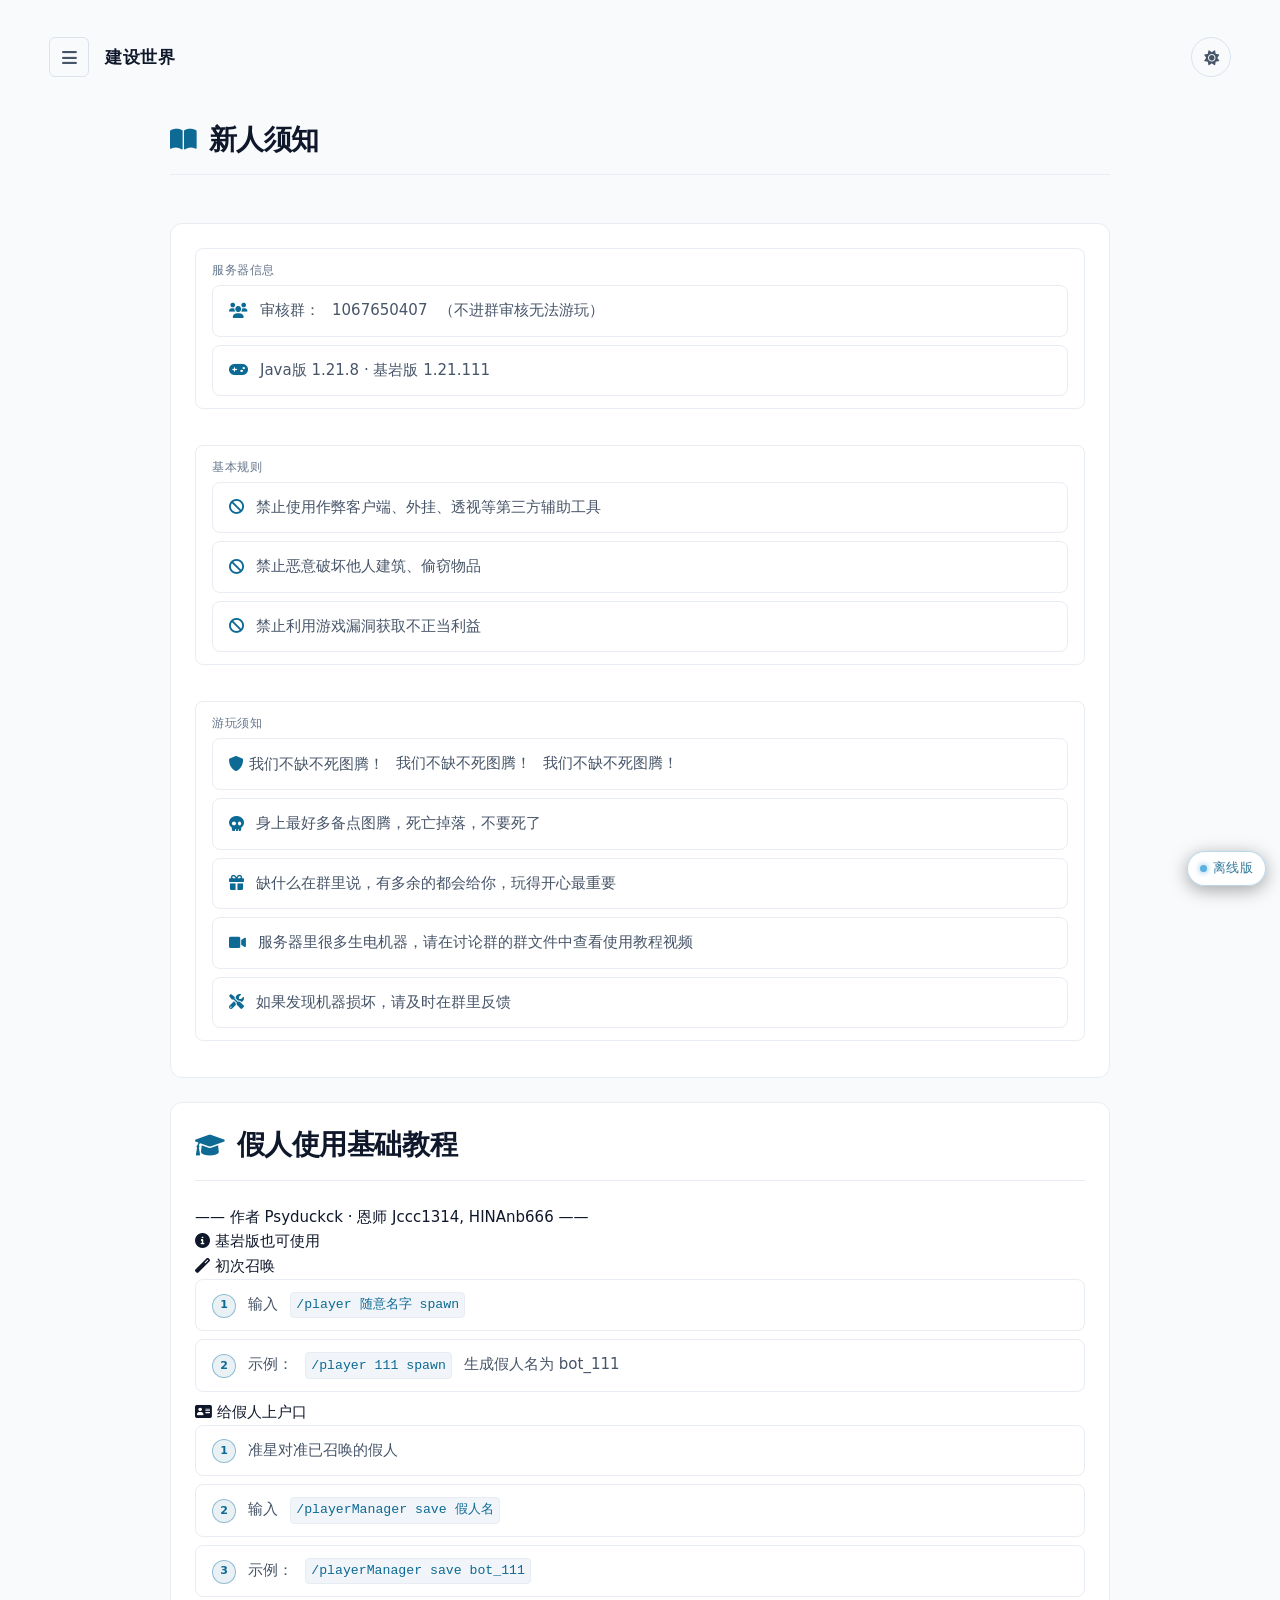
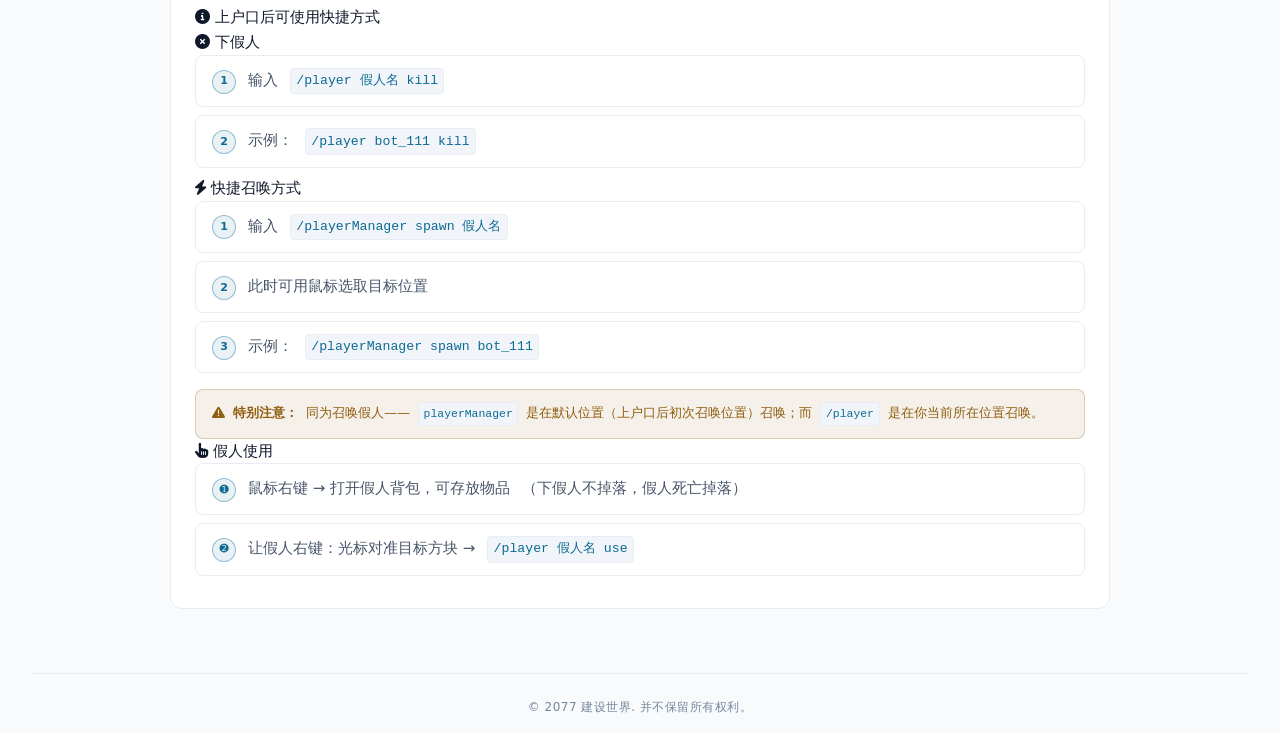
<file: newcomer.html>
<!DOCTYPE html>
<html lang="zh">
<head>
<meta charset="UTF-8">
<meta name="viewport" content="width=device-width, initial-scale=1.0">
<title>建设世界 · 新人须知</title>
<meta name="description" content="建设世界新人须知与假人使用教程。">
<meta property="og:title" content="建设世界 · 新人须知">
<meta property="og:description" content="建设世界新人须知与假人使用教程。">
<meta property="og:type" content="website">
<meta property="og:url" content="https://jssj.cc.cd/newcomer.html">
<meta property="og:image" content="https://jssj.cc.cd/favicon.png">
<meta name="theme-color" content="#f7f8fa" media="(prefers-color-scheme: light)">
<meta name="theme-color" content="#08090b">

<link rel="stylesheet" href="css/fontawesome/all.min.css">
<link rel="icon" href="favicon.png">
<link rel="stylesheet" href="css/style.css">
<script src="offline/offline.js"></script><script>(function(){try{var t=localStorage.getItem("theme");var d=document.documentElement;var light=(t==="light")||(!t&&!window.matchMedia("(prefers-color-scheme: dark)").matches);if(light)d.classList.add("light-mode");else if(t==="glass")d.classList.add("glass");d.style.colorScheme=light?"light":"dark";}catch(e){}})();</script>
<script>(function(){try{var v=localStorage.getItem('vid');if(!v){v='v'+Date.now().toString(36)+Math.random().toString(36).slice(2,8);localStorage.setItem('vid',v);}var b=location.hostname==='sh.jssj.cc.cd'?'https://shapi.jssj.cc.cd':'https://api.jssj.cc.cd';fetch(b+'/api/track',{method:'POST',headers:{'Content-Type':'application/json'},body:JSON.stringify({vid:v,page:location.pathname}),keepalive:true}).catch(function(){});}catch(e){}})();</script>
</head>
<body>

<div class="glass-glow" aria-hidden="true"></div>
<div class="grid-background"></div>

<nav class="sidebar" id="sidebar">
  <div class="sidebar-header">
    <span>目录</span>
    <button class="sidebar-close" id="sidebarClose" type="button" aria-label="关闭目录"><i class="fas fa-times"></i></button>
  </div>
  <div class="sidebar-menu">
    <a href="index.html"><i class="fas fa-home"></i> 首页</a>
    <a href="server.html"><i class="fas fa-server"></i> 服务器</a>
    <a href="members.html"><i class="fas fa-users"></i> 成员</a>
    <a href="forum.html"><i class="fas fa-comment-dots"></i> 动态</a>
    <a href="newcomer.html"><i class="fas fa-book-open"></i> 新人须知</a>
    <a href="votes.html"><i class="fas fa-poll"></i> 投票</a>
    <a href="legends.html"><i class="fas fa-crown"></i> 神人榜</a>
    <a href="bans.html"><i class="fas fa-gavel"></i> 封挂榜</a>
    <a href="download.html"><i class="fas fa-download"></i> 下载</a>
    <a href="donate.html"><i class="fas fa-heart"></i> 捐赠</a>
    <a href="search.html"><i class="fas fa-search"></i> 搜索</a>
    <a href="about.html"><i class="fas fa-info-circle"></i> 关于</a>
  </div>
  <div class="sidebar-foot"><i class="fas fa-ellipsis-h"></i> v0.3</div>
</nav>

<a class="skip-link" href="#main">跳到主要内容</a>

<div class="app">
  <header class="navbar">
    <div class="navbar-left">
      <button class="sidebar-toggle" id="sidebarToggle" type="button" aria-label="打开目录" aria-controls="sidebar" aria-expanded="false"><i class="fas fa-bars"></i></button>
      <a class="server-name" href="index.html">建设世界</a>
    </div>
    <div class="navbar-right">
      <button class="theme-toggle" id="themeToggle" type="button" aria-label="切换主题"><i class="fas fa-moon" id="themeIcon"></i></button>
    </div>
  </header><main class="main-content" id="main">
    <div class="page-container">
      <div class="page-stack">
        <div class="server-header">
          <h2><i class="fas fa-book-open"></i> 新人须知</h2>
        </div>

        <div class="server-status-card">
          <div>

            <div class="info-item">
              <div class="label">服务器信息</div>
              <div class="rule-list">
                <div class="rule-item"><i class="fas fa-users"></i> 审核群：<span>1067650407</span>（不进群审核无法游玩）</div>
                <div class="rule-item"><i class="fas fa-gamepad"></i> Java版 1.21.8 · 基岩版 1.21.111</div>
              </div>
            </div>

            <div class="info-item">
              <div class="label">基本规则</div>
              <div class="rule-list">
                <div class="rule-item"><i class="fas fa-ban"></i> 禁止使用作弊客户端、外挂、透视等第三方辅助工具</div>
                <div class="rule-item"><i class="fas fa-ban"></i> 禁止恶意破坏他人建筑、偷窃物品</div>
                <div class="rule-item"><i class="fas fa-ban"></i> 禁止利用游戏漏洞获取不正当利益</div>
              </div>
            </div>

            <div class="info-item">
              <div class="label">游玩须知</div>
              <div class="rule-list">
                <div class="rule-item">
                  <span><i class="fas fa-shield-alt"></i> 我们不缺不死图腾！</span>
                  <span><span></span> 我们不缺不死图腾！</span>
                  <span><span></span> 我们不缺不死图腾！</span>
                </div>
                <div class="rule-item"><i class="fas fa-skull"></i> 身上最好多备点图腾，死亡掉落，不要死了</div>
                <div class="rule-item"><i class="fas fa-gift"></i> 缺什么在群里说，有多余的都会给你，玩得开心最重要</div>
                <div class="rule-item"><i class="fas fa-video"></i> 服务器里很多生电机器，请在讨论群的群文件中查看使用教程视频</div>
                <div class="rule-item"><i class="fas fa-tools"></i> 如果发现机器损坏，请及时在群里反馈</div>
              </div>
            </div>

          </div>
        </div>

        <!-- 假人使用教程 -->
        <div class="tuto-card">
          <div class="server-header">
            <h2><i class="fas fa-graduation-cap"></i> 假人使用基础教程</h2>
          </div>
          <div>—— 作者 Psyduckck · 恩师 Jccc1314, HINAnb666 ——</div>
          <div><i class="fas fa-info-circle"></i> 基岩版也可使用</div>

          <div>
            <div><i class="fas fa-magic"></i> 初次召唤</div>
            <div class="tuto-step"><span class="num">1</span> 输入 <span class="code-inline">/player 随意名字 spawn</span></div>
            <div class="tuto-step"><span class="num">2</span> 示例：<span class="code-inline">/player 111 spawn</span> 生成假人名为 bot_111</div>
          </div>

          <div>
            <div><i class="fas fa-address-card"></i> 给假人上户口</div>
            <div class="tuto-step"><span class="num">1</span> 准星对准已召唤的假人</div>
            <div class="tuto-step"><span class="num">2</span> 输入 <span class="code-inline">/playerManager save 假人名</span></div>
            <div class="tuto-step"><span class="num">3</span> 示例：<span class="code-inline">/playerManager save bot_111</span></div>
            <div><i class="fas fa-info-circle"></i> 上户口后可使用快捷方式</div>
          </div>

          <div>
            <div><i class="fas fa-times-circle"></i> 下假人</div>
            <div class="tuto-step"><span class="num">1</span> 输入 <span class="code-inline">/player 假人名 kill</span></div>
            <div class="tuto-step"><span class="num">2</span> 示例：<span class="code-inline">/player bot_111 kill</span></div>
          </div>

          <div>
            <div><i class="fas fa-bolt"></i> 快捷召唤方式</div>
            <div class="tuto-step"><span class="num">1</span> 输入 <span class="code-inline">/playerManager spawn 假人名</span></div>
            <div class="tuto-step"><span class="num">2</span> 此时可用鼠标选取目标位置</div>
            <div class="tuto-step"><span class="num">3</span> 示例：<span class="code-inline">/playerManager spawn bot_111</span></div>
          </div>

          <div class="tuto-note2">
            <i class="fas fa-exclamation-triangle"></i>
            <strong>特别注意：</strong>同为召唤假人——<span class="code-inline">playerManager</span> 是在默认位置（上户口后初次召唤位置）召唤；而 <span class="code-inline">/player</span> 是在你当前所在位置召唤。
          </div>

          <div></div>

          <div>
            <div><i class="fas fa-hand-pointer"></i> 假人使用</div>
            <div class="tuto-step"><span class="num">➊</span> 鼠标右键 → 打开假人背包，可存放物品<br><span>（下假人不掉落，假人死亡掉落）</span></div>
            <div class="tuto-step"><span class="num">➋</span> 让假人右键：光标对准目标方块 → <span class="code-inline">/player 假人名 use</span></div>
          </div>
        </div>

      </div>
    </div>
  </main>

  <div class="footer-copy">© 2077 建设世界. 并不保留所有权利。</div>
</div>


<script src="js/ui.js"></script>
</body>
</html>
</file>
<file: css/style.css>
/* ============================================================
 * 建设世界 · 设计系统
 * ------------------------------------------------------------
 * 1) tokens     — 颜色/字体/间距/圆角/阴影/动效 全部走变量
 * 2) base       — 重置与排版
 * 3) layout     — 应用外壳、页头、页脚
 * 4) nav        — 顶栏 + 侧边栏
 * 5) components — 卡片/按钮/徽章/表单/空态/骨架/提示
 * 6) blocks     — 服务器状态、动态、投票、神人榜、封禁、捐赠、下载、搜索
 * 7) admin      — 管理后台（admin.html 也链接本文件）
 * 8) responsive — 统一 3 档：900 / 640 / 420
 * 9) print
 * ============================================================ */

/* ============================================================
 * 1. TOKENS
 * ============================================================ */
:root {
  /* ============================================================
   * 配色：冷调中性阶（参考 simpfun.net 的 Nuxt UI neutral 阶梯思路）
   * ------------------------------------------------------------
   * 三层结构，每层只差一点点，靠 1px 淡边框分层，不靠阴影和模糊：
   *   bg（页面底） → surface（卡片） → surface-3（卡内分区/悬停）
   * 底色是「冷调深蓝灰」而不是纯黑：纯黑 + 白色描边会显得脏，
   * 带一点蓝色倾向的深灰叠冷白蓝强调色才协调。
   * ============================================================ */

  /* --- 面（由深到浅，共 4 级） --- */
  --bg:            #191d28;
  --surface-1:     #212733;      /* 卡片：纯色，不用半透明 */
  --surface-2:     #262d3b;      /* 悬停 / 次级面 */
  --surface-3:     #2a3140;      /* 卡内分区 / 输入框 */
  --surface-solid: #212733;
  --surface-glass: rgba(25,29,40,.72);

  /* --- 描边（共 4 级，全部克制；simpfun 的分层全靠这个） --- */
  --border-subtle: #262d3b;
  --border:        #2f3746;
  --border-strong: #3d4658;
  --border-accent: rgba(122,193,232,.38);

  /* --- 文字（4 级；最低级 ≈3:1，仅用于非必要装饰小字） --- */
  --text-1: #eef1f7;
  --text-2: #b9c1d1;
  --text-3: #9098ab;
  --text-4: #6a7386;

  /* --- 强调色：单一冷白蓝 --- */
  --accent:        #7ac1e8;
  --accent-strong: #9bd3f2;
  --accent-dim:    rgba(122,193,232,.12);
  --accent-dim-2:  rgba(122,193,232,.22);
  --accent-on:     #0c1a24;      /* 强调色实底上的文字色 */

  /* --- 语义色 --- */
  --ok:      #4ecf9a;
  --ok-dim:  rgba(78,207,154,.12);
  --ok-line: rgba(78,207,154,.30);
  --danger:      #ef6a63;
  --danger-dim:  rgba(239,106,99,.12);
  --danger-line: rgba(239,106,99,.30);
  --warn:      #e0b263;
  --warn-dim:  rgba(224,178,99,.12);
  --warn-line: rgba(224,178,99,.30);
  --bili:      #fb7299;

  /* --- 网格背景：默认不用（已在 HTML 中移除元素），仅玻璃主题需要 --- */
  --grid-line:  rgba(255,255,255,.04);
  --grid-size:  44px;
  --grid-fade:  radial-gradient(ellipse 78% 62% at 50% 0%, #000 0%, transparent 78%);

  /* --- 圆角（对齐 simpfun 的克制尺度：4px 基准） --- */
  --r-xs:   4px;
  --r-sm:   6px;
  --r-md:   8px;
  --r-lg:   12px;
  --r-xl:   16px;
  --r-full: 999px;

  /* --- 间距（8 档，基准 .25rem ↔ --spacing） --- */
  --s-1: .25rem;
  --s-2: .5rem;
  --s-3: .75rem;
  --s-4: 1rem;
  --s-5: 1.5rem;
  --s-6: 2rem;
  --s-7: 2.5rem;
  --s-8: 4rem;

  /* --- 字体（simpfun 用 Public Sans；无网络时回落到系统字体） --- */
  --font: "Public Sans", "Inter", -apple-system, BlinkMacSystemFont, "Segoe UI",
          "PingFang SC", "Hiragino Sans GB", "Microsoft YaHei", system-ui, sans-serif;
  --mono: "JetBrains Mono", ui-monospace, SFMono-Regular, Menlo, Monaco, Consolas,
          "Liberation Mono", monospace;

  --fs-2xs: .6875rem;
  --fs-xs:  .75rem;
  --fs-sm:  .8125rem;
  --fs-base:.9375rem;
  --fs-md:  1.0625rem;
  --fs-lg:  1.3125rem;
  --fs-xl:  1.75rem;
  --fs-2xl: 2.25rem;
  --fs-3xl: 3rem;

  /* --- 阴影：默认全关（扁平风格靠边框分层，不靠阴影） --- */
  --sh-1: none;
  --sh-2: 0 2px 8px -2px rgba(0,0,0,.28);
  --sh-3: 0 12px 32px -12px rgba(0,0,0,.5);
  --ring: 0 0 0 3px var(--accent-dim);

  /* --- 动效（simpfun 用 500ms 主题过渡 / 150ms 交互） --- */
  --ease: cubic-bezier(.4,0,.2,1);
  --t-fast: .15s;
  --t: .2s;

  --page-max: 940px;
  --app-max: 1280px;   /* ↔ --ui-container: 80rem */
}

/* ---------- 浅色主题 ---------- */
html.light-mode {
  --bg:            #f8fafc;
  --surface-1:     #ffffff;
  --surface-2:     #f8fafc;
  --surface-3:     #f1f5f9;
  --surface-solid: #ffffff;
  --surface-glass: rgba(248,250,252,.78);

  --border-subtle: #e8edf4;
  --border:        #dbe2ec;
  --border-strong: #c4cdda;
  --border-accent: rgba(18,113,159,.42);

  --text-1: #0f172a;
  --text-2: #475569;
  --text-3: #64748b;
  --text-4: #78879c;

  --accent:        #0d6a94;
  --accent-strong: #0a5478;
  --accent-dim:    rgba(13,106,148,.09);
  --accent-dim-2:  rgba(13,106,148,.18);
  --accent-on:     #ffffff;

  --ok:      #0b7a51;
  --ok-dim:  rgba(11,122,81,.09);
  --ok-line: rgba(11,122,81,.26);
  --danger:      #c8392f;
  --danger-dim:  rgba(200,57,47,.08);
  --danger-line: rgba(200,57,47,.24);
  --warn:      #8f5e0f;
  --warn-dim:  rgba(143,94,15,.09);
  --warn-line: rgba(143,94,15,.26);
  --bili:      #e0507f;

  --grid-line: rgba(15,23,42,.04);

  --sh-1: none;
  --sh-2: 0 2px 8px -3px rgba(15,23,42,.10);
  --sh-3: 0 16px 40px -16px rgba(15,23,42,.18);
  --ring: 0 0 0 3px var(--accent-dim-2);
}

/* ---------- 液态玻璃主题（可选） ----------
 * 思路：冷调深色打底 + 克制的柔光色团 + 玻璃面。
 * 这版把「亮」整体压下来了：底色更暗、光晕更弱、卡面更暗，
 * 因为玻璃主题最容易翻车的地方就是「整页发灰发亮、显得很廉价」。
 * 所有规则都约束在 html.glass 下，不影响另外两套主题。
 */
html.glass {
  --bg:            #0a0d14;
  --surface-1:     rgba(255,255,255,.045);
  --surface-2:     rgba(255,255,255,.07);
  --surface-3:     rgba(255,255,255,.10);
  --surface-solid: #0f131b;
  --surface-glass: rgba(12,15,22,.7);
  --border-subtle: rgba(255,255,255,.07);
  --border:        rgba(255,255,255,.10);
  --border-strong: rgba(255,255,255,.16);
  --text-1: #f0f3f8;
  --text-2: #b6bfd0;
  --text-3: #8790a3;
  --text-4: #6b7488;
  /* 玻璃面用的圆角比扁平主题略大一点，镜面感靠圆角 + 高光撑住 */
  --r-md: 12px;
  --r-lg: 16px;
  --r-xl: 20px;
}

/* 光晕背景：固定在底层，制造被玻璃折射的彩色光源
 * ⚠️ 必须用独立的 position:fixed 元素，不能用 body::before ——
 * body 是 column flex 容器，::before 会被当成一个 flex 项参与布局，
 * 把 .app 整个顶到首屏下面（曾导致玻璃主题首页一片空白）。
 */
.glass-glow { display: none; }

html.glass .glass-glow {
  display: block;
  position: fixed; inset: -20%; z-index: 0; pointer-events: none;
  /* 光晕再压一档：只在角落留一点冷暖倾向，中间保持干净，
   * 颜色分量集中在下半屏，避免顶部标题区发白。 */
  background:
    radial-gradient(34% 28% at 14% 78%, rgba(72,132,240,.13), transparent 72%),
    radial-gradient(30% 26% at 88% 84%, rgba(170,96,225,.10), transparent 72%),
    radial-gradient(26% 22% at 74% 8%,  rgba(48,190,178,.06), transparent 72%);
  filter: blur(10px);
  animation: glassDrift 26s ease-in-out infinite alternate;
}
@keyframes glassDrift {
  0%   { transform: translate3d(0,0,0) scale(1); }
  50%  { transform: translate3d(2%,-2%,0) scale(1.06); }
  100% { transform: translate3d(-2%,1.5%,0) scale(1.02); }
}

/* 网格在玻璃主题下只当极淡纹理 */
html.glass { --grid-line: rgba(255,255,255,.028); }

/* 玻璃面：导航 / 侧栏 / 卡片 / 表单 / 按钮
 * ⚠️ 这里绝对不能加 position:relative —— 它会把 .sidebar 的 fixed
 * 和 .navbar 的 sticky 一起改掉：侧栏会退化成 100vh 的普通流内元素，
 * 把整页内容顶到首屏以下（首页看起来一片空白）。
 * relative 只加在真正需要 ::before 高光的卡片上，见下面单独一组。
 */
html.glass .navbar,
html.glass .navbar.is-stuck,
html.glass .sidebar,
html.glass .card,
html.glass .mc-card,
html.glass .forum-post,
html.glass .vote-card,
html.glass .story-card,
html.glass .tuto-card,
html.glass .donate-card,
html.glass .download-item,
html.glass .sr-item,
html.glass .server-status-card,
html.glass .info-item,
html.glass .mc-motd,
html.glass .mc-psec,
html.glass .auth-box,
html.glass .search-bar,
html.glass .post-item,
html.glass .rule-item,
html.glass .tuto-step,
html.glass .popover,
html.glass .btn,
html.glass .home-btn,
html.glass .theme-toggle,
html.glass .sidebar-toggle,
html.glass .download-btn,
html.glass .vote-btn,
html.glass .form-group input,
html.glass .form-group textarea,
html.glass .form-group select {
  /* 玻璃填充压暗到 3.5%~6%：原来是 5.5%~14% 的白色，
   * 叠在深底上会把整页提亮，这是「液态玻璃发白」的主因。 */
  background-color: rgba(255,255,255,.035);
  background-image: linear-gradient(160deg, rgba(255,255,255,.075) 0%, rgba(255,255,255,.012) 45%, rgba(255,255,255,.04) 100%);
  background-blend-mode: overlay;
  -webkit-backdrop-filter: blur(18px) saturate(150%);
  backdrop-filter: blur(18px) saturate(150%);
  box-shadow:
    inset 0 1px 0 rgba(255,255,255,.14),
    0 8px 26px -14px rgba(0,0,0,.6);
}

/* 描边只给「面板类」元素统一成 1px 玻璃边；
 * 按钮/输入框保留各自原有的边框定义，避免四边都多出一圈亮边。
 * ⚠️ 侧边栏与页头不在此列：侧栏只有右侧贴边描边，页头自带圆角+全边。
 */
html.glass .card,
html.glass .mc-card,
html.glass .forum-post,
html.glass .vote-card,
html.glass .story-card,
html.glass .tuto-card,
html.glass .donate-card,
html.glass .download-item,
html.glass .sr-item,
html.glass .server-status-card,
html.glass .info-item,
html.glass .mc-motd,
html.glass .mc-psec,
html.glass .auth-box,
html.glass .search-bar,
html.glass .post-item,
html.glass .rule-item,
html.glass .tuto-step,
html.glass .popover {
  border: 1px solid rgba(255,255,255,.15);
}

/* 只有这些卡片带 ::before 顶边高光，所以只有它们需要 relative */
html.glass .card,
html.glass .mc-card,
html.glass .forum-post,
html.glass .vote-card,
html.glass .story-card,
html.glass .tuto-card,
html.glass .donate-card,
html.glass .download-item,
html.glass .server-status-card,
html.glass .info-item,
html.glass .auth-box { position: relative; }

/* 顶边高光：模拟玻璃镜面反射 */
html.glass .card::before,
html.glass .forum-post::before,
html.glass .vote-card::before,
html.glass .story-card::before,
html.glass .tuto-card::before,
html.glass .donate-card::before,
html.glass .download-item::before,
html.glass .mc-card::before,
html.glass .server-status-card::before,
html.glass .info-item::before,
html.glass .auth-box::before {
  content: "";
  position: absolute; left: 12%; right: 12%; top: 0; height: 1px;
  background: linear-gradient(90deg, transparent, rgba(255,255,255,.55), transparent);
  pointer-events: none;
}

/* 悬停：玻璃更亮一点，并轻微抬升 */
html.glass .forum-post:hover,
html.glass .vote-card:hover,
html.glass .story-card:hover,
html.glass .tuto-card:hover,
html.glass .donate-card:hover,
html.glass .download-item:hover,
html.glass .sr-item:hover,
html.glass .post-item:hover {
  background-color: rgba(255,255,255,.085);
  border-color: rgba(255,255,255,.24);
  transform: translateY(-2px);
  box-shadow:
    inset 0 1px 0 rgba(255,255,255,.34),
    0 20px 50px -16px rgba(0,0,0,.7);
}

/* 实底按钮在玻璃主题下改为「高光玻璃」而不是纯色 */
html.glass .btn-primary,
html.glass .home-btn.primary {
  background-color: rgba(158,214,255,.22);
  background-image: linear-gradient(160deg, rgba(255,255,255,.42), rgba(255,255,255,.06));
  border-color: rgba(255,255,255,.4);
  color: #eaf6ff;
  text-shadow: 0 1px 2px rgba(0,0,0,.35);
}

/* 侧栏：更厚一点的玻璃 + 顶部高光（保持只有右侧贴边描边） */
html.glass .sidebar {
  background-color: rgba(16,20,28,.5);
  background-image: linear-gradient(180deg, rgba(255,255,255,.13), rgba(255,255,255,.02) 30%, rgba(255,255,255,.06));
  border: none;
  border-right: 1px solid rgba(255,255,255,.15);
  box-shadow: inset -1px 0 0 rgba(255,255,255,.12), 0 30px 80px -20px rgba(0,0,0,.8);
}
html.glass .sidebar-menu a.active {
  background-color: rgba(255,255,255,.12);
  background-image: linear-gradient(160deg, rgba(255,255,255,.2), rgba(255,255,255,.04));
  box-shadow: inset 0 1px 0 rgba(255,255,255,.3);
}

/* 玻璃主题下的主标题：轻微透光感 */
html.glass #homePage .server-status .title,
html.glass .server-header h2,
html.glass .forum-header h2 {
  text-shadow: 0 2px 30px rgba(150,200,255,.35);
}


/* 液态玻璃固定为黑底（不再是「玻璃+浅色」两套）：
 * 亮玻璃在白底上很容易糊成一片、层次全靠描边硬撑，观感不如直接用「浅色」主题。
 * 因此选择玻璃主题时一律使用深色底，与 html.light-mode 互斥处理见 js/ui.js。
 */

/* 降级：不支持 backdrop-filter 时给足不透明度，避免文字看不清 */
@supports not ((-webkit-backdrop-filter: blur(1px)) or (backdrop-filter: blur(1px))) {
  html.glass .card, html.glass .forum-post, html.glass .vote-card,
  html.glass .story-card, html.glass .tuto-card, html.glass .donate-card,
  html.glass .download-item, html.glass .mc-card, html.glass .sidebar,
  html.glass .navbar.is-stuck, html.glass .popover {
    background-color: rgba(20,24,32,.92);
  }
}

/* 尊重「减少动态效果」 */
@media (prefers-reduced-motion: reduce) {
  html.glass .glass-glow { animation: none; }
}

/* ---------- 主题切换弹窗 ----------
 * 点顶栏主题按钮弹出；Apple 风格：毛玻璃浮层 + 弹性缩放进场。
 */
.theme-picker { position: relative; }

.popover {
  position: absolute;
  top: calc(100% + 10px);
  right: 0;
  z-index: 1200;
  min-width: 250px;
  padding: var(--s-2);
  border-radius: var(--r-lg);
  background: var(--surface-solid);
  border: 1px solid var(--border);
  box-shadow: var(--sh-3);
  -webkit-backdrop-filter: blur(24px) saturate(180%);
  backdrop-filter: blur(24px) saturate(180%);
  transform-origin: top right;
  opacity: 0;
  visibility: hidden;
  transform: scale(.94) translateY(-6px);
  transition: opacity .18s var(--ease), transform .18s var(--ease), visibility .18s;
}
.popover.open { opacity: 1; visibility: visible; transform: scale(1) translateY(0); }

@media (prefers-reduced-motion: reduce) {
  .popover { transition: opacity .01ms, visibility .01ms; transform: none; }
  .popover.open { transform: none; }
}

.popover-title {
  padding: var(--s-2) var(--s-3) var(--s-2);
  font-size: var(--fs-2xs); font-weight: 600;
  color: var(--text-4);
  letter-spacing: .1em;
}

.theme-option {
  display: flex; align-items: center; gap: var(--s-3);
  width: 100%;
  padding: var(--s-2) var(--s-3);
  border: none; border-radius: var(--r-sm);
  background: transparent;
  color: var(--text-2);
  font-size: var(--fs-sm); font-weight: 500;
  text-align: left;
  cursor: pointer;
  transition: background-color var(--t-fast) var(--ease), color var(--t-fast) var(--ease);
}
.theme-option:hover { background: var(--surface-2); color: var(--text-1); }
.theme-option i:first-child { width: 1.15em; text-align: center; color: var(--accent); font-size: var(--fs-sm); }
.theme-option .theme-name { flex: 1; }
.theme-option .theme-check { color: var(--accent); font-size: var(--fs-xs); opacity: 0; }
.theme-option[aria-selected="true"] { color: var(--text-1); background: var(--accent-dim); font-weight: 600; }
.theme-option[aria-selected="true"] .theme-check { opacity: 1; }

.popover-divider { height: 1px; margin: var(--s-2) var(--s-3); background: var(--border-subtle); }

/* 玻璃主题下弹窗跟随玻璃质感 */
html.glass .popover {
  background-color: rgba(20,24,32,.72);
  background-image: linear-gradient(160deg, rgba(255,255,255,.09), rgba(255,255,255,.015));
  border-color: rgba(255,255,255,.14);
}

/* ============================================================
 * 2. BASE
 * ============================================================ */
*,*::before,*::after { margin:0; padding:0; box-sizing:border-box; }

html {
  -webkit-text-size-adjust: 100%;
  scroll-behavior: smooth;
  /* 锚点/深链接定位时给吸顶导航留出空间（原本高亮常被导航遮住） */
  scroll-padding-top: 92px;
}
/* 深链接目标本身也留出上边距 */
[id] { scroll-margin-top: 92px; }

body {
  font-family: var(--font);
  background: var(--bg);
  color: var(--text-1);
  font-size: var(--fs-base);
  font-weight: 400;
  line-height: 1.65;
  min-height: 100vh;
  display: flex;
  flex-direction: column;
  -webkit-font-smoothing: antialiased;
  -moz-osx-font-smoothing: grayscale;
  transition: background-color var(--t) var(--ease), color var(--t) var(--ease);
}

h1,h2,h3,h4 { font-weight: 600; letter-spacing: -.01em; line-height: 1.3; }
a { color: var(--accent); text-decoration: none; }
img { max-width: 100%; }
button,input,select,textarea { font-family: inherit; font-size: inherit; color: inherit; }
code,kbd { font-family: var(--mono); }

::selection { background: var(--accent-dim-2); color: var(--text-1); }

/* 统一可见焦点环（键盘可达性） */
:focus-visible {
  outline: 2px solid var(--accent);
  outline-offset: 2px;
  border-radius: var(--r-xs);
}

/* 滚动条 */
* { scrollbar-width: thin; scrollbar-color: var(--border-strong) transparent; }
::-webkit-scrollbar { width: 10px; height: 10px; }
::-webkit-scrollbar-track { background: transparent; }
::-webkit-scrollbar-thumb { background: var(--border-strong); border-radius: var(--r-full); border: 3px solid transparent; background-clip: content-box; }
::-webkit-scrollbar-thumb:hover { background: var(--text-4); background-clip: content-box; }

@media (prefers-reduced-motion: reduce) {
  html { scroll-behavior: auto; }
  *,*::before,*::after { animation-duration:.01ms !important; animation-iteration-count:1 !important; transition-duration:.01ms !important; }
}

/* 屏幕阅读器专用 */
.sr-only {
  position:absolute; width:1px; height:1px; padding:0; margin:-1px;
  overflow:hidden; clip:rect(0,0,0,0); white-space:nowrap; border:0;
}

/* 跳到主内容 */
.skip-link {
  position: absolute; left: var(--s-4); top: -100px; z-index: 2000;
  padding: var(--s-2) var(--s-4);
  background: var(--accent); color: var(--accent-on);
  border-radius: var(--r-sm); font-size: var(--fs-sm); font-weight: 600;
  transition: top var(--t) var(--ease);
}
.skip-link:focus { top: var(--s-4); }

/* ---------- 网格背景：默认关闭 ----------
 * 全屏等距网格是很强的视觉噪音，容易显廉价；simpfun 那类风格靠
 * 「纯色面 + 1px 淡边框」分层。这里保留类名但默认不显示，
 * 只把网格留给「液态玻璃」主题当纹理用（且压到极淡）。
 */
.grid-background {
  position: fixed; inset: 0; z-index: 0; pointer-events: none;
  display: none;
  background-image:
    linear-gradient(var(--grid-line) 1px, transparent 1px),
    linear-gradient(90deg, var(--grid-line) 1px, transparent 1px);
  background-size: var(--grid-size) var(--grid-size);
  background-position: center top;
  -webkit-mask-image: var(--grid-fade);
  mask-image: var(--grid-fade);
}
html.glass .grid-background { display: block; }

/* ============================================================
 * 3. LAYOUT
 * ============================================================ */
.app {
  position: relative; z-index: 2;
  display: flex; flex-direction: column;
  min-height: 100vh; width: 100%;
  max-width: var(--app-max);
  margin: 0 auto;
  padding: var(--s-5) var(--s-6) var(--s-4);
}

.main-content { flex: 1; display: flex; flex-direction: column; padding: var(--s-6) 0; }
.page-container { display: flex; flex-direction: column; flex: 1; width: 100%; max-width: var(--page-max); margin: 0 auto; }

/* 统一页头 */
.page-header {
  display: flex; align-items: flex-end; justify-content: space-between;
  gap: var(--s-4); flex-wrap: wrap;
  padding-bottom: var(--s-4);
  margin-bottom: var(--s-5);
  border-bottom: 1px solid var(--border-subtle);
}
.page-header .page-sub,
.page-sub { font-size: var(--fs-sm); color: var(--text-3); margin-top: var(--s-1); }

/* 兼容旧类名：各页原本各写一套 header，统一收口到这里 */
.server-header, .forum-header {
  display: flex; align-items: flex-end; justify-content: space-between;
  gap: var(--s-4); flex-wrap: wrap;
  padding-bottom: var(--s-4);
  margin-bottom: var(--s-5);
  border-bottom: 1px solid var(--border-subtle);
}
.server-header h2, .forum-header h2, .page-header h2, .page-title {
  font-size: var(--fs-xl); font-weight: 600; letter-spacing: -.015em;
  color: var(--text-1);
  display: flex; align-items: center; gap: var(--s-3);
}
.server-header h2 i, .forum-header h2 i, .page-header h2 i, .page-title i { color: var(--accent); font-size: .85em; }

/* 页头右侧的次级操作（如「全站搜索」） */
.forum-header > a, .server-header > a, .page-header > a {
  display: inline-flex; align-items: center; gap: var(--s-2);
  min-height: 36px; padding: 0 var(--s-4);
  border: 1px solid var(--border);
  border-radius: var(--r-sm);
  background: var(--surface-1);
  color: var(--text-2);
  font-size: var(--fs-sm); font-weight: 500;
  white-space: nowrap;
  transition: background-color var(--t-fast) var(--ease), border-color var(--t-fast) var(--ease), color var(--t-fast) var(--ease);
}
.forum-header > a:hover, .server-header > a:hover, .page-header > a:hover {
  background: var(--surface-3); border-color: var(--border-strong); color: var(--text-1);
}

.footer-copy {
  margin-top: var(--s-6); padding-top: var(--s-5);
  border-top: 1px solid var(--border-subtle);
  text-align: center;
  font-size: var(--fs-xs); color: var(--text-4); letter-spacing: .04em;
}

/* ============================================================
 * 4. NAV — 顶栏 + 侧边栏
 * ============================================================ */
.navbar {
  position: sticky; top: 0; z-index: 100;
  display: flex; align-items: center; justify-content: space-between;
  gap: var(--s-4);
  padding: var(--s-3) var(--s-4);
  min-height: 56px;
  border: 1px solid transparent;
  border-radius: var(--r-lg);
  transition: border-color var(--t) var(--ease), background-color var(--t) var(--ease);
}
/* 滚动后：贴成一块扁平浮条（1px 淡边 + 纯色面），不加阴影不做毛玻璃，
 * 与非玻璃主题的「扁平、靠边框分层」保持一致。
 */
.navbar.is-stuck {
  background: var(--surface-1);
  border-color: var(--border-subtle);
}
.navbar-left { display: flex; align-items: center; gap: var(--s-3); }
.navbar-right { display: flex; align-items: center; gap: var(--s-2); }

.server-name {
  display: inline-flex; align-items: center;
  min-height: 36px;                 /* 触摸目标不低于 36px */
  font-size: var(--fs-md); font-weight: 600;
  letter-spacing: .04em;
  color: var(--text-1);
  margin-left: var(--s-1);
  border-radius: var(--r-sm);
}
.server-name:hover { color: var(--accent); }

/* 图标按钮 */
.sidebar-toggle, .theme-toggle {
  width: 40px; height: 40px;
  display: inline-flex; align-items: center; justify-content: center;
  background: transparent;
  border: 1px solid var(--border);
  color: var(--text-2);
  font-size: var(--fs-md);
  cursor: pointer;
  transition: border-color var(--t-fast) var(--ease), color var(--t-fast) var(--ease),
              background-color var(--t-fast) var(--ease);
}
.sidebar-toggle { border-radius: var(--r-sm); }
.theme-toggle { border-radius: var(--r-full); font-size: var(--fs-base); }
.sidebar-toggle:hover, .theme-toggle:hover { border-color: var(--border-strong); color: var(--text-1); background: var(--surface-2); }
.sidebar-toggle:active, .theme-toggle:active { transform: scale(.97); }
.theme-toggle i { transition: transform var(--t) var(--ease); }
html.light-mode .theme-toggle i { transform: rotate(180deg); }

/* ---------- 侧边栏 ---------- */
.sidebar-backdrop {
  position: fixed; inset: 0; z-index: 999;
  background: rgba(0,0,0,.5);
  -webkit-backdrop-filter: blur(2px); backdrop-filter: blur(2px);
  opacity: 0; visibility: hidden;
  transition: opacity var(--t) var(--ease), visibility var(--t);
}
.sidebar-backdrop.open { opacity: 1; visibility: visible; }
html.light-mode .sidebar-backdrop { background: rgba(16,24,40,.32); }

.sidebar {
  position: fixed; top: 0; left: 0; z-index: 1000;
  height: 100dvh; width: 292px;
  display: flex; flex-direction: column; gap: var(--s-4);
  padding: var(--s-5) var(--s-4);
  background: var(--surface-solid);
  border-right: 1px solid var(--border-subtle);
  box-shadow: var(--sh-3);
  transform: translateX(-102%);
  visibility: hidden;
  transition: transform .34s var(--ease), visibility .34s;
  overflow-y: auto;
  overscroll-behavior: contain;
}
.sidebar.open { transform: translateX(0); visibility: visible; }

.sidebar-header {
  display: flex; align-items: center; justify-content: space-between;
  gap: var(--s-3);
  padding-bottom: var(--s-4);
  border-bottom: 1px solid var(--border-subtle);
}
.sidebar-header span { font-size: var(--fs-base); font-weight: 600; letter-spacing: .08em; color: var(--text-2); }
.sidebar-close {
  width: 32px; height: 32px; display: inline-flex; align-items: center; justify-content: center;
  background: transparent; border: 1px solid transparent; border-radius: var(--r-sm);
  color: var(--text-3); font-size: var(--fs-base); cursor: pointer;
  transition: color var(--t-fast) var(--ease), border-color var(--t-fast) var(--ease), background-color var(--t-fast) var(--ease);
}
.sidebar-close:hover { color: var(--text-1); background: var(--surface-2); border-color: var(--border); }
.sidebar-close i { transition: transform var(--t) var(--ease); }
.sidebar-close:hover i { transform: rotate(90deg); }

.sidebar-menu { display: flex; flex-direction: column; gap: 2px; }
.sidebar-menu a {
  position: relative;
  display: flex; align-items: center; gap: var(--s-3);
  padding: var(--s-2) var(--s-3);
  border-radius: var(--r-sm);
  color: var(--text-2); font-size: var(--fs-base); font-weight: 400;
  transition: color var(--t-fast) var(--ease), background-color var(--t-fast) var(--ease);
}
.sidebar-menu a i { width: 1.25em; text-align: center; font-size: var(--fs-sm); color: var(--text-3); transition: color var(--t-fast) var(--ease); }
.sidebar-menu a:hover { color: var(--text-1); background: var(--surface-2); }
.sidebar-menu a:hover i { color: var(--accent); }
/* 当前页 */
.sidebar-menu a.active { color: var(--text-1); background: var(--accent-dim); font-weight: 500; }
.sidebar-menu a.active i { color: var(--accent); }
.sidebar-menu a.active::before {
  content: ""; position: absolute; left: 0; top: 50%; transform: translateY(-50%);
  width: 2px; height: 1.05em; border-radius: var(--r-full); background: var(--accent);
}
.sidebar-foot {
  margin-top: auto; padding-top: var(--s-5);
  display: flex; align-items: center; gap: var(--s-2);
  font-size: var(--fs-2xs); color: var(--text-4); letter-spacing: .05em;
}

/* ============================================================
 * 5. COMPONENTS
 * ============================================================ */

/* ---------- 卡片 ---------- */
.card,
.mc-card,
.forum-post,
.vote-card,
.story-card,
.tuto-card,
.donate-card,
.download-item,
.sr-item,
.auth-box,
.panel {
  background: var(--surface-1);
  border: 1px solid var(--border-subtle);
  border-radius: var(--r-lg);
  padding: var(--s-5);
}

.card { margin-bottom: var(--s-5); }
.card > h2 {
  font-size: var(--fs-md); font-weight: 600;
  color: var(--text-1); margin-bottom: var(--s-4);
  display: flex; align-items: center; gap: var(--s-2);
}

/* 可悬停卡片：统一交互 = 边框提亮 + 背景微提 */
.mc-card, .forum-post, .vote-card, .story-card, .tuto-card,
.donate-card, .download-item, .sr-item, .post-item {
  transition: border-color var(--t) var(--ease), background-color var(--t) var(--ease),
              transform var(--t) var(--ease), box-shadow var(--t) var(--ease);
}
.forum-post:hover, .vote-card:hover, .story-card:hover, .tuto-card:hover,
.donate-card:hover, .download-item:hover, .post-item:hover {
  border-color: var(--border);
  background: var(--surface-2);
}
.download-item:hover, .sr-item:hover { border-color: var(--border-strong); transform: translateY(-1px); box-shadow: var(--sh-2); }

/* ---------- 按钮 ---------- */
.btn {
  display: inline-flex; align-items: center; justify-content: center; gap: var(--s-2);
  min-height: 40px; padding: 0 var(--s-4);
  border: 1px solid var(--border);
  border-radius: var(--r-sm);
  background: var(--surface-2);
  color: var(--text-1);
  font-size: var(--fs-sm); font-weight: 500;
  cursor: pointer;
  transition: background-color var(--t-fast) var(--ease), border-color var(--t-fast) var(--ease),
              color var(--t-fast) var(--ease), transform var(--t-fast) var(--ease);
}
.btn:hover { background: var(--surface-3); border-color: var(--border-strong); }
.btn:active { transform: scale(.985); }
.btn:disabled { opacity: .45; cursor: not-allowed; transform: none; }

.btn-primary { background: var(--accent); border-color: var(--accent); color: var(--accent-on); font-weight: 600; }
.btn-primary:hover { background: var(--accent-strong); border-color: var(--accent-strong); }

.btn-danger { background: var(--danger-dim); border-color: var(--danger-line); color: var(--danger); }
.btn-danger:hover { background: rgba(240,101,95,.2); border-color: var(--danger); }

.btn-ghost { background: transparent; border-color: var(--border); color: var(--text-2); }
.btn-ghost:hover { background: var(--surface-2); color: var(--text-1); }

.btn-sm { min-height: 32px; padding: 0 var(--s-3); font-size: var(--fs-xs); }

/* 首页行动按钮 */
.home-btn {
  display: inline-flex; align-items: center; justify-content: center; gap: var(--s-2);
  min-height: 44px; padding: 0 var(--s-5);
  border: 1px solid var(--border);
  border-radius: var(--r-sm);
  background: var(--surface-1);
  color: var(--text-2);
  font-size: var(--fs-sm); font-weight: 500;
  transition: background-color var(--t) var(--ease), border-color var(--t) var(--ease),
              color var(--t) var(--ease), transform var(--t) var(--ease);
}
.home-btn:hover { background: var(--surface-3); border-color: var(--border-strong); color: var(--text-1); transform: translateY(-1px); }
.home-btn i { font-size: .95em; opacity: .8; }
.home-btn.primary { background: var(--accent); border-color: var(--accent); color: var(--accent-on); font-weight: 600; }
.home-btn.primary:hover { background: var(--accent-strong); border-color: var(--accent-strong); color: var(--accent-on); }
.home-btn.bili { color: var(--bili); }
.home-btn.bili:hover { border-color: var(--bili); color: var(--bili); background: rgba(251,114,153,.08); }

.back-home-btn {
  display: inline-flex; align-items: center; gap: var(--s-2);
  min-height: 40px; padding: 0 var(--s-4); margin-top: var(--s-3);
  border: 1px solid var(--border); border-radius: var(--r-sm);
  background: var(--surface-1); color: var(--text-2);
  font-size: var(--fs-sm); font-weight: 500;
  transition: background-color var(--t) var(--ease), border-color var(--t) var(--ease), color var(--t) var(--ease);
}
.back-home-btn:hover { background: var(--surface-3); border-color: var(--border-strong); color: var(--text-1); }

/* 次级小按钮 */
.refresh-btn, .mc-refresh {
  display: inline-flex; align-items: center; gap: var(--s-2);
  min-height: 32px; padding: 0 var(--s-3);
  border: 1px solid var(--border); border-radius: var(--r-sm);
  background: transparent; color: var(--text-2);
  font-size: var(--fs-xs); cursor: pointer;
  transition: background-color var(--t-fast) var(--ease), border-color var(--t-fast) var(--ease), color var(--t-fast) var(--ease);
}
.refresh-btn:hover, .mc-refresh:hover { background: var(--surface-2); border-color: var(--border-strong); color: var(--text-1); }

/* ---------- 徽章 / 标签 ---------- */
.badge, .pin-badge, .mc-proto, .mc-plabel-badge, .download-badge,
.status-badge, .vote-result-badge, .donor, .badge-online {
  display: inline-flex; align-items: center; gap: var(--s-1);
  padding: .12rem var(--s-3);
  border-radius: var(--r-full);
  border: 1px solid var(--border);
  background: var(--surface-2);
  color: var(--text-3);
  font-size: var(--fs-2xs); font-weight: 500;
  letter-spacing: .05em;
  white-space: nowrap;
}

.pin-badge { color: var(--accent); background: var(--accent-dim); border-color: var(--border-accent); margin-left: var(--s-2); }
.download-badge { color: var(--accent); background: var(--accent-dim); border-color: var(--border-accent); }
.badge-online { color: var(--ok); background: var(--ok-dim); border-color: var(--ok-line); }

.badge.java, .pl-java, .mc-proto.proto-ping { color: var(--accent); background: var(--accent-dim); border-color: var(--border-accent); }
.badge.bedrock, .pl-bedrock, .mc-proto.proto-bedrock { color: var(--warn); background: var(--warn-dim); border-color: var(--warn-line); }
.badge.bot, .pl-bot { color: var(--text-3); background: var(--surface-2); border-color: var(--border-subtle); }
.badge.query, .mc-proto.proto-query { color: var(--ok); background: var(--ok-dim); border-color: var(--ok-line); }
.badge.third, .mc-proto.proto-third { color: var(--text-3); background: var(--surface-2); border-color: var(--border-subtle); }

.status-badge { padding: .3rem var(--s-4); font-size: var(--fs-xs); }
.status-badge.online { color: var(--ok); background: var(--ok-dim); border-color: var(--ok-line); }
.status-badge.offline { color: var(--danger); background: var(--danger-dim); border-color: var(--danger-line); }
.status-badge .dot { width: 6px; height: 6px; border-radius: 50%; background: currentColor; }
.status-badge.online .dot { animation: pulseDot 2.4s var(--ease) infinite; }

@keyframes pulseDot {
  0%   { box-shadow: 0 0 0 0 rgba(94,211,164,.5); }
  70%  { box-shadow: 0 0 0 7px rgba(94,211,164,0); }
  100% { box-shadow: 0 0 0 0 rgba(94,211,164,0); }
}

/* ---------- 表单 ---------- */
.form-group { margin-bottom: var(--s-4); }
.form-group label {
  display: block;
  font-size: var(--fs-xs); font-weight: 500;
  color: var(--text-2);
  margin-bottom: var(--s-2);
}
.form-group input,
.form-group textarea,
.form-group select,
.auth-box input,
.input {
  width: 100%;
  padding: .6rem var(--s-3);
  background: var(--surface-2);
  border: 1px solid var(--border);
  border-radius: var(--r-sm);
  color: var(--text-1);
  font-size: var(--fs-base);
  transition: border-color var(--t-fast) var(--ease), box-shadow var(--t-fast) var(--ease), background-color var(--t-fast) var(--ease);
}
.form-group input::placeholder,
.form-group textarea::placeholder,
.auth-box input::placeholder,
.input::placeholder { color: var(--text-4); }
.form-group input:hover, .form-group textarea:hover, .form-group select:hover { border-color: var(--border-strong); }
.form-group input:focus, .form-group textarea:focus, .form-group select:focus,
.auth-box input:focus, .input:focus {
  outline: none;
  border-color: var(--accent);
  background: var(--surface-3);
  box-shadow: var(--ring);
}
.form-group textarea { min-height: 96px; resize: vertical; line-height: 1.7; }
.form-row { display: grid; grid-template-columns: 1fr 1fr; gap: var(--s-3); }
.form-hint { font-size: var(--fs-xs); color: var(--text-3); line-height: 1.7; }

/* 下拉箭头 */
select {
  appearance: none; -webkit-appearance: none;
  background-image: linear-gradient(45deg, transparent 50%, currentColor 50%), linear-gradient(135deg, currentColor 50%, transparent 50%);
  background-position: calc(100% - 17px) 50%, calc(100% - 12px) 50%;
  background-size: 5px 5px, 5px 5px;
  background-repeat: no-repeat;
  padding-right: var(--s-6);
}

/* ---------- 空态 / 骨架 / 提示 ---------- */
.empty-state, .sr-empty, .mc-players-empty {
  text-align: center;
  padding: var(--s-6) var(--s-4);
  color: var(--text-4);
  font-size: var(--fs-sm);
}
.empty-state i, .sr-empty i { display: block; font-size: var(--fs-xl); margin-bottom: var(--s-3); opacity: .5; }
/* 加载态的空容器：把转圈居中 */
.empty-state.state-loading { display: flex; align-items: center; justify-content: center; padding: var(--s-5) 0; }
.empty-state.state-loading .spinner { margin: 0 auto; }

/* 骨架屏 */
.skeleton {
  position: relative; overflow: hidden;
  background: var(--surface-2);
  border-radius: var(--r-sm);
}
.skeleton::after {
  content: ""; position: absolute; inset: 0;
  transform: translateX(-100%);
  background: linear-gradient(90deg, transparent, var(--surface-3), transparent);
  animation: shimmer 1.5s infinite;
}
@keyframes shimmer { 100% { transform: translateX(100%); } }
.skeleton-line { height: 12px; margin-bottom: var(--s-2); }
.skeleton-line.w-40 { width: 40%; }
.skeleton-line.w-70 { width: 70%; }
.skeleton-card { height: 96px; margin-bottom: var(--s-3); }

/* 行内提示条 */
.note {
  display: flex; align-items: flex-start; gap: var(--s-3);
  padding: var(--s-3) var(--s-4);
  border-radius: var(--r-md);
  border: 1px solid var(--border-subtle);
  background: var(--surface-1);
  font-size: var(--fs-sm); line-height: 1.7;
  color: var(--text-2);
}
.note i { margin-top: .25em; flex-shrink: 0; }
.note.warn { background: var(--warn-dim); border-color: var(--warn-line); color: var(--warn); }
.note.ok   { background: var(--ok-dim); border-color: var(--ok-line); color: var(--ok); }
.note.danger { background: var(--danger-dim); border-color: var(--danger-line); color: var(--danger); }

/* ---------- 旧结构兼容层 ----------
 * 这些类来自早期各页的独立写法，页面仍在用，这里统一给出正式样式，
 * 避免继续依赖行内 style。
 */
.page-stack { display: flex; flex-direction: column; flex: 1; gap: var(--s-5); }

.server-status-card {
  background: var(--surface-1);
  border: 1px solid var(--border-subtle);
  border-radius: var(--r-lg);
  padding: var(--s-5);
}
.server-status-card > div { display: flex; flex-direction: column; gap: var(--s-5); }

.player-name {
  display: inline-flex; align-items: center; gap: var(--s-1);
  margin: 0 var(--s-1) var(--s-1) 0;
  padding: .15rem var(--s-3);
  border-radius: var(--r-full);
  background: var(--surface-3);
  border: 1px solid var(--border-subtle);
  color: var(--text-2);
  font-size: var(--fs-sm);
}

.info-item .value { display: flex; flex-direction: column; gap: var(--s-2); }
.info-item .value a {
  display: inline-flex; align-items: center; gap: var(--s-2);
  min-height: 36px;                 /* 触摸目标下限 */
  color: var(--accent);
  font-size: var(--fs-sm);
  transition: color var(--t-fast) var(--ease);
}
.info-item .value a:hover { color: var(--accent-strong); }
.info-item .value a i.fa-external-link-alt { font-size: .75em; opacity: .5; }

/* 内容区里裸露的普通链接（早期页面残留的裸 <a>，没有按钮类）：
 * 给到至少 36px 的点击高度，手机上好点。 */
.page-stack a:not([class]),
.server-status-card a:not([class]) {
  display: inline-flex; align-items: center; gap: var(--s-2);
  min-height: 36px;
}

/* 页头图标语义色 */
.server-header h2 i.fa-heart,  .page-header h2 i.fa-heart  { color: var(--danger); }
.server-header h2 i.fa-trophy, .page-header h2 i.fa-trophy { color: var(--warn); }
.server-header h2 i.fa-download, .page-header h2 i.fa-download { color: var(--accent); }

/* 页脚小字 */
.footer-note, .donate-note, .download-note {
  text-align: center;
  font-size: var(--fs-xs);
  color: var(--text-4);
  margin-top: var(--s-5);
  line-height: 1.9;
}

/* 代码行内 */
.code-inline {
  font-family: var(--mono);
  font-size: .88em;
  color: var(--accent);
  background: var(--surface-3);
  border: 1px solid var(--border-subtle);
  padding: .08em .4em;
  border-radius: var(--r-xs);
  word-break: break-all; overflow-wrap: anywhere;
}

/* 资讯条目 */
.info-item {
  padding: var(--s-3) var(--s-4);
  border: 1px solid var(--border-subtle);
  border-radius: var(--r-md);
  background: var(--surface-1);
  margin-bottom: var(--s-3);
}
.info-item .label { font-size: var(--fs-xs); color: var(--text-3); letter-spacing: .05em; margin-bottom: var(--s-1); }
.info-item .value { font-size: var(--fs-base); color: var(--text-1); line-height: 1.7; }

/* 规则/步骤列表 */
.rule-list { display: flex; flex-direction: column; gap: var(--s-2); }
.rule-item, .tuto-step {
  display: flex; align-items: flex-start; gap: var(--s-3);
  padding: var(--s-3) var(--s-4);
  border-radius: var(--r-md);
  background: var(--surface-1);
  border: 1px solid var(--border-subtle);
  color: var(--text-2);
  font-size: var(--fs-base);
  line-height: 1.7;
}
.rule-item i { margin-top: .3em; flex-shrink: 0; color: var(--accent); }
.tuto-step .num, .num {
  flex-shrink: 0;
  display: inline-flex; align-items: center; justify-content: center;
  width: 1.5rem; height: 1.5rem; margin-top: .15em;
  border-radius: var(--r-full);
  background: var(--accent-dim); border: 1px solid var(--border-accent);
  color: var(--accent);
  font-size: var(--fs-2xs); font-weight: 600;
  font-variant-numeric: tabular-nums;
}
.tuto-step { margin-bottom: var(--s-2); }
.tuto-note2 {
  display: flex; align-items: flex-start; gap: var(--s-2);
  padding: var(--s-3) var(--s-4);
  border-radius: var(--r-md);
  background: var(--warn-dim); border: 1px solid var(--warn-line);
  color: var(--warn);
  font-size: var(--fs-sm); line-height: 1.7;
  margin-top: var(--s-4);
}
.tuto-note2 i { margin-top: .25em; }

/* ============================================================
 * 6. BLOCKS
 * ============================================================ */

/* ---------- 首页 ---------- */
#homePage {
  display: flex; flex-direction: column;
  align-items: center; justify-content: center;
  flex: 1; text-align: center;
  padding: var(--s-6) 0;
}
#homePage .server-status {
  display: flex; flex-direction: column; align-items: center;
  width: 100%;
  padding-bottom: var(--s-6);
}
#homePage .server-status .title {
  font-size: var(--fs-3xl);
  font-weight: 600;
  letter-spacing: -.03em;
  color: var(--text-1);
  margin-bottom: var(--s-3);
  line-height: 1.1;
}
#homePage .server-status .uptime,
#homePage .uptime {
  font-size: var(--fs-md);
  color: var(--text-2);
  margin-bottom: 0;
  font-variant-numeric: tabular-nums;
}
#homePage .server-status .uptime span { color: var(--accent); font-weight: 600; }

.site-stats { margin-top: var(--s-2); font-size: var(--fs-sm); color: var(--text-3); }
.site-stats span { color: var(--accent); font-weight: 600; font-variant-numeric: tabular-nums; }

.version-info { margin-top: var(--s-3); font-size: var(--fs-xs); color: var(--text-4); letter-spacing: .04em; }

.home-actions {
  display: flex; align-items: center; justify-content: center; flex-wrap: wrap;
  gap: var(--s-3); margin-top: var(--s-5);
}

/* ---------- 服务器状态 ---------- */
.mc-card { padding: var(--s-5); margin-bottom: var(--s-4); border-radius: var(--r-lg); }
.mc-card-off { border-color: var(--danger-line); background: var(--danger-dim); }

.mc-head { display: flex; align-items: center; justify-content: space-between; flex-wrap: wrap; gap: var(--s-3); margin-bottom: var(--s-4); }
.mc-live { display: inline-flex; align-items: center; }
.mc-live-text {
  display: inline-flex; align-items: center; gap: var(--s-2);
  padding: .22rem var(--s-3);
  border-radius: var(--r-full);
  border: 1px solid var(--ok-line);
  background: var(--ok-dim);
  color: var(--ok);
  font-size: var(--fs-xs); font-weight: 600; letter-spacing: .06em;
}
.mc-live-text::before {
  content: ""; width: 6px; height: 6px; border-radius: 50%;
  background: currentColor; flex-shrink: 0;
}
.mc-live-off { color: var(--danger); border-color: var(--danger-line); background: var(--danger-dim); }

.mc-online { font-size: var(--fs-base); color: var(--text-2); }
.mc-online i { opacity: .55; margin-right: var(--s-1); }

.mc-meta { display: flex; align-items: center; gap: var(--s-2); flex-wrap: wrap; margin-bottom: var(--s-4); }

.mc-pgrid { display: grid; grid-template-columns: repeat(auto-fit, minmax(180px, 1fr)); gap: var(--s-3); margin-bottom: var(--s-4); }
.mc-psec { padding: var(--s-3) var(--s-4); background: var(--surface-1); border: 1px solid var(--border-subtle); border-radius: var(--r-md); }
.mc-plabel {
  display: flex; align-items: center; gap: var(--s-2); flex-wrap: wrap;
  font-size: var(--fs-xs); color: var(--text-3);
  letter-spacing: .05em; margin-bottom: var(--s-3);
  font-variant-numeric: tabular-nums;
}
.mc-plist { display: flex; flex-wrap: wrap; gap: var(--s-2); }
.mc-player {
  padding: .1rem var(--s-2);
  border-radius: var(--r-xs);
  background: var(--surface-3);
  border: 1px solid var(--border-subtle);
  color: var(--text-2);
  font-size: var(--fs-xs);
}
.mc-motd {
  padding: var(--s-4);
  border-radius: var(--r-md);
  background: var(--surface-1);
  border: 1px solid var(--border-subtle);
  font-size: var(--fs-sm); line-height: 1.9;
  color: var(--text-2);
}
.mc-motd-empty { color: var(--text-4); }

.mc-foot {
  display: flex; align-items: center; justify-content: space-between; flex-wrap: wrap;
  gap: var(--s-3); margin-top: var(--s-3);
  font-size: var(--fs-xs); color: var(--text-4);
}

/* 离线/错误/加载 居中状态 */
.mc-state { display: flex; flex-direction: column; align-items: center; justify-content: center; text-align: center; width: 100%; padding: var(--s-6) var(--s-4); }
.mc-state-icon { font-size: var(--fs-xl); margin-bottom: var(--s-3); color: var(--text-4); }
.mc-state.state-off .mc-state-icon { color: var(--danger); opacity: .85; }
.mc-state.state-error .mc-state-icon { color: var(--warn); }
/* 加载态：中性色 + 细转圈，不要用「离线/错误」的红色图标 ——
 * 加载中不是错误，用红色会显得像出问题了。 */
.mc-state.state-loading .mc-state-icon { color: var(--text-3); opacity: 1; }
.mc-state.state-loading .mc-state-title { color: var(--text-2); font-weight: 500; }
.mc-state.state-loading .spinner { margin: 0 auto; }
.mc-state-title { font-size: var(--fs-md); font-weight: 600; color: var(--text-1); margin-bottom: var(--s-1); }
.mc-state-sub, .mc-state-text { font-size: var(--fs-sm); color: var(--text-3); margin-bottom: var(--s-4); }
.mc-state-proto { margin-top: var(--s-2); }

/* 加载中 */
.spinner {
  width: 22px; height: 22px;
  border: 2px solid var(--border-strong);
  border-top-color: var(--accent);
  border-radius: 50%;
  animation: spin .7s linear infinite;
}
@keyframes spin { to { transform: rotate(360deg); } }

/* ---------- 动态 ---------- */
.forum-post { padding: var(--s-5); margin-bottom: var(--s-4); }
.forum-post .post-title {
  font-size: var(--fs-md); font-weight: 600; color: var(--text-1);
  margin-bottom: var(--s-2);
  display: flex; align-items: center; flex-wrap: wrap; gap: var(--s-1);
}
.forum-post .post-meta { font-size: var(--fs-xs); color: var(--text-3); margin-bottom: var(--s-3); }
.forum-post .post-excerpt { font-size: var(--fs-base); color: var(--text-2); line-height: 1.8; white-space: pre-wrap; }
.post-images { display: grid; grid-template-columns: repeat(auto-fit, minmax(200px, 1fr)); gap: var(--s-3); margin-top: var(--s-4); }
.post-images img {
  width: 100%; height: 100%; max-height: 420px; object-fit: cover;
  border-radius: var(--r-md);
  border: 1px solid var(--border-subtle);
  background: var(--surface-2);
  display: block;
}
.post-images img:only-child { grid-column: 1 / -1; object-fit: contain; }
.forum-post:target,
.forum-post.is-target { border-color: var(--border-accent); box-shadow: 0 0 0 1px var(--accent-dim), var(--sh-2); }

/* 取不到数据时的占位（不再伪造数字） */
.is-unknown { color: var(--text-4) !important; cursor: help; border-bottom: 1px dashed var(--border-strong); }

/* ---------- 投票 ---------- */
.vote-card { padding: var(--s-5); margin-bottom: var(--s-4); }
.vote-title { font-size: var(--fs-md); font-weight: 600; color: var(--text-1); margin-bottom: var(--s-2); }
.vote-desc { font-size: var(--fs-base); color: var(--text-2); line-height: 1.8; margin-bottom: var(--s-4); white-space: pre-wrap; }
.vote-actions { display: flex; gap: var(--s-3); flex-wrap: wrap; }

.vote-btn {
  flex: 1; min-width: 128px;
  display: inline-flex; align-items: center; justify-content: center; gap: var(--s-2);
  min-height: 42px; padding: 0 var(--s-4);
  border: 1px solid var(--border);
  border-radius: var(--r-sm);
  background: var(--surface-1);
  color: var(--text-2);
  font-size: var(--fs-sm); font-weight: 500;
  cursor: pointer;
  transition: background-color var(--t-fast) var(--ease), border-color var(--t-fast) var(--ease), color var(--t-fast) var(--ease);
}
.vote-btn:disabled { cursor: default; opacity: .55; }
.vote-btn.yes { color: var(--ok); border-color: var(--ok-line); background: var(--ok-dim); }
.vote-btn.yes:hover:not(:disabled) { border-color: var(--ok); background: rgba(94,211,164,.18); }
.vote-btn.yes.voted { border-color: var(--ok); background: rgba(94,211,164,.2); font-weight: 600; }
.vote-btn.no { color: var(--danger); border-color: var(--danger-line); background: var(--danger-dim); }
.vote-btn.no:hover:not(:disabled) { border-color: var(--danger); background: rgba(240,101,95,.18); }
.vote-btn.no.voted { border-color: var(--danger); background: rgba(240,101,95,.2); font-weight: 600; }

.vote-btn.choice {
  flex: 0 1 auto; min-width: 0;
  flex-direction: column; align-items: stretch; gap: var(--s-2);
  padding: var(--s-3) var(--s-4);
  color: var(--text-2); border-color: var(--border); background: var(--surface-1);
}
.vote-btn.choice span { text-align: center; }
.vote-btn.choice:hover:not(:disabled) { border-color: var(--border-strong); background: var(--surface-2); }
.vote-btn.choice.voted { border-color: var(--accent); color: var(--accent); background: var(--accent-dim); font-weight: 600; }

.vote-meta {
  display: flex; justify-content: space-between; flex-wrap: wrap; gap: var(--s-2);
  margin-top: var(--s-3);
  font-size: var(--fs-xs); color: var(--text-3);
  font-variant-numeric: tabular-nums;
}
.vote-bar { display: flex; height: 4px; border-radius: var(--r-full); overflow: hidden; margin-top: var(--s-3); background: var(--surface-3); }
.vote-bar .fill-yes { background: var(--ok); height: 100%; transition: width .4s var(--ease); }
.vote-bar .fill-no  { background: var(--danger); height: 100%; transition: width .4s var(--ease); }

.vote-section-header {
  display: flex; align-items: center; justify-content: space-between; flex-wrap: wrap;
  gap: var(--s-3); padding: var(--s-2) 0 var(--s-4); margin-bottom: var(--s-3);
  border-bottom: 1px solid var(--border-subtle);
}
.vote-section-header span { font-size: var(--fs-sm); color: var(--text-3); }

.history-toggle {
  display: inline-flex; align-items: center; gap: var(--s-2);
  min-height: 34px; padding: 0 var(--s-3);
  border: 1px solid var(--border); border-radius: var(--r-sm);
  background: transparent; color: var(--text-2);
  font-size: var(--fs-xs); cursor: pointer;
  transition: background-color var(--t-fast) var(--ease), border-color var(--t-fast) var(--ease), color var(--t-fast) var(--ease);
}
.history-toggle:hover { background: var(--surface-2); border-color: var(--border-strong); color: var(--text-1); }
.history-toggle span {
  display: inline-flex; align-items: center; justify-content: center;
  min-width: 1.4rem; height: 1.2rem; padding: 0 .35rem;
  border-radius: var(--r-xs);
  background: var(--surface-3);
  font-size: var(--fs-2xs); font-variant-numeric: tabular-nums;
}
.history-divider {
  padding: var(--s-4) 0 var(--s-2);
  font-size: var(--fs-xs); color: var(--text-4); letter-spacing: .06em;
  border-top: 1px solid var(--border-subtle); margin-top: var(--s-3);
}

.vote-result {
  display: flex; gap: var(--s-4); align-items: center;
  margin-bottom: var(--s-2); padding: var(--s-3) var(--s-4);
  border-radius: var(--r-sm);
  background: var(--surface-1);
  font-size: var(--fs-sm); font-variant-numeric: tabular-nums;
}
.vote-result > span { display: flex; align-items: center; gap: var(--s-2); }
.vote-result > span:first-child { color: var(--ok); }
.vote-result > span:last-child { color: var(--danger); justify-content: flex-end; }
.vote-result.win-yes { background: var(--ok-dim); }
.vote-result.win-no { background: var(--danger-dim); }
.vote-result.win-choice { background: var(--accent-dim); }
.vote-pct { font-size: var(--fs-xs); opacity: .6; }
.win-yes span:first-child .vote-pct,
.win-no span:last-child .vote-pct,
.win-choice .vote-pct { opacity: 1; font-weight: 600; }

.vote-result-badge {
  display: flex; align-items: center; justify-content: center;
  padding: var(--s-3); margin-bottom: var(--s-4);
  border-radius: var(--r-md);
  background: var(--surface-1); border: 1px solid var(--border-subtle);
  color: var(--text-3);
  font-size: var(--fs-sm); font-weight: 600; letter-spacing: .06em;
}
.vote-result-badge.result-yes    { background: var(--ok-dim);     color: var(--ok);     border-color: var(--ok-line); }
.vote-result-badge.result-no     { background: var(--danger-dim); color: var(--danger); border-color: var(--danger-line); }
.vote-result-badge.result-choice { background: var(--accent-dim); color: var(--accent); border-color: var(--border-accent); }
.vote-result-badge.result-draw   { background: var(--warn-dim);   color: var(--warn);   border-color: var(--warn-line); }

.opt-gallery { display: grid; grid-template-columns: repeat(2, 1fr); gap: var(--s-1); width: 100%; }
.opt-gallery img { width: 100%; height: auto; border-radius: var(--r-xs); display: block; }
.opt-thumbs { display: flex; gap: var(--s-1); flex-wrap: wrap; margin-bottom: var(--s-1); }
.opt-thumbs img { width: 44px; height: 44px; object-fit: cover; border-radius: var(--r-xs); }

/* ---------- 神人榜 ---------- */
.story-card { padding: var(--s-5); margin-bottom: var(--s-4); }
.story-title { font-size: var(--fs-md); font-weight: 600; color: var(--text-1); margin-bottom: var(--s-2); }
.story-meta { font-size: var(--fs-xs); color: var(--text-3); margin-bottom: var(--s-3); }
.story-content { font-size: var(--fs-base); color: var(--text-2); line-height: 1.85; }
.story-content p { margin: var(--s-2) 0; }
.story-content img { max-width: 100%; height: auto; border-radius: var(--r-md); margin: var(--s-3) 0; display: block; }
.story-content .story-gallery { display: grid; grid-template-columns: repeat(auto-fit, minmax(220px, 1fr)); gap: var(--s-3); margin: var(--s-4) 0; }
.story-content .story-gallery img {
  width: 100%; height: 220px; object-fit: cover;
  border-radius: var(--r-md); margin: 0; display: block;
  border: 1px solid var(--border-subtle);
}
.story-content .story-gallery img:only-child { grid-column: 1 / -1; height: auto; max-height: 560px; object-fit: contain; }

/* ---------- 封挂榜 ---------- */
.bans-table { display: flex; flex-direction: column; gap: var(--s-2); margin-top: var(--s-2); }
.ban-row {
  display: grid; grid-template-columns: 1fr 2fr auto;
  gap: var(--s-3); align-items: center;
  padding: var(--s-3) var(--s-4);
  border-radius: var(--r-sm);
  background: var(--surface-1);
  border: 1px solid var(--border-subtle);
  color: var(--text-2);
  font-size: var(--fs-sm);
}
.ban-row.header {
  background: transparent; border-color: transparent;
  padding-top: 0; padding-bottom: var(--s-1);
  font-size: var(--fs-2xs); color: var(--text-4);
  letter-spacing: .1em;
}
.ban-row .player { color: var(--text-1); font-weight: 600; word-break: break-word; }
.ban-row .reason { color: var(--text-2); word-break: break-word; overflow-wrap: anywhere; }
.ban-row .date { color: var(--text-3); text-align: right; font-size: var(--fs-xs); white-space: nowrap; font-variant-numeric: tabular-nums; }

/* ---------- 捐赠 ---------- */
.donate-section { display: grid; grid-template-columns: repeat(auto-fit, minmax(240px, 1fr)); gap: var(--s-5); margin-top: var(--s-3); }
.donate-card { padding: var(--s-5) var(--s-4); text-align: center; }
.donate-card .icon { font-size: var(--fs-xl); margin-bottom: var(--s-3); color: var(--accent); }
.donate-card .name { font-size: var(--fs-md); font-weight: 600; color: var(--text-1); margin-bottom: var(--s-1); }
.donate-card .sub { font-size: var(--fs-xs); color: var(--text-3); margin-bottom: var(--s-4); }
.donate-card img {
  width: 100%; max-width: 220px; height: auto;
  margin: 0 auto; display: block;
  border-radius: var(--r-md);
  background: #fff; padding: var(--s-1);
  border: 1px solid var(--border-subtle);
}
.donate-list-title {
  display: flex; align-items: center; justify-content: center; gap: var(--s-2);
  font-size: var(--fs-base); font-weight: 600; color: var(--text-1);
  margin-bottom: var(--s-4);
}
.donate-list-title i { color: var(--warn); }
.donate-list { display: flex; flex-wrap: wrap; gap: var(--s-2); justify-content: center; }
.donor { color: var(--warn); background: var(--warn-dim); border-color: var(--warn-line); font-size: var(--fs-sm); padding: .2rem var(--s-3); }

/* ---------- 下载中心 ---------- */
.download-list { display: flex; flex-direction: column; gap: var(--s-3); }
.download-item {
  display: flex; align-items: center; gap: var(--s-4); flex-wrap: wrap;
  padding: var(--s-4) var(--s-5);
  border-radius: var(--r-lg);
}
.download-icon {
  flex-shrink: 0;
  width: 46px; height: 46px;
  display: flex; align-items: center; justify-content: center;
  border-radius: var(--r-md);
  background: var(--accent-dim); border: 1px solid var(--border-accent);
  color: var(--accent); font-size: var(--fs-md);
}
.download-info { flex: 1; min-width: 200px; }
.download-name {
  display: flex; align-items: center; gap: var(--s-2); flex-wrap: wrap;
  font-size: var(--fs-md); font-weight: 600; color: var(--text-1);
}
.download-desc { font-size: var(--fs-sm); color: var(--text-2); line-height: 1.7; margin-top: var(--s-1); word-break: break-word; }
.download-meta { font-size: var(--fs-xs); color: var(--text-3); margin-top: var(--s-1); font-variant-numeric: tabular-nums; }
.download-btn {
  flex-shrink: 0;
  display: inline-flex; align-items: center; gap: var(--s-2);
  min-height: 40px; padding: 0 var(--s-4);
  border: 1px solid var(--border); border-radius: var(--r-sm);
  background: var(--surface-2); color: var(--text-1);
  font-size: var(--fs-sm); font-weight: 500;
  cursor: pointer;
  transition: background-color var(--t-fast) var(--ease), border-color var(--t-fast) var(--ease), transform var(--t-fast) var(--ease);
}
.download-btn:hover { background: var(--accent-dim); border-color: var(--accent); color: var(--accent-strong); transform: translateY(-1px); }

/* ---------- 搜索 ---------- */
.search-bar {
  display: flex; align-items: center; gap: var(--s-3);
  padding: var(--s-2) var(--s-4);
  background: var(--surface-1);
  border: 1px solid var(--border);
  border-radius: var(--r-md);
  margin-bottom: var(--s-5);
  transition: border-color var(--t-fast) var(--ease), box-shadow var(--t-fast) var(--ease), background-color var(--t-fast) var(--ease);
}
.search-bar:focus-within { border-color: var(--accent); box-shadow: var(--ring); background: var(--surface-2); }
.search-bar > i { color: var(--text-3); font-size: var(--fs-sm); }
.search-bar input { flex: 1; background: none; border: none; outline: none; font-size: var(--fs-base); color: var(--text-1); min-height: 36px; }
.search-bar input::placeholder { color: var(--text-4); }

.search-result-title {
  font-size: var(--fs-xs); color: var(--text-3);
  letter-spacing: .08em; margin: var(--s-5) 0 var(--s-3);
  padding-bottom: var(--s-2);
  border-bottom: 1px solid var(--border-subtle);
}
.search-result-title span { color: var(--accent); font-variant-numeric: tabular-nums; }

.sr-item { display: block; padding: var(--s-3) var(--s-4); margin-bottom: var(--s-2); border-radius: var(--r-md); color: var(--text-2); }
.sr-item .sr-title { font-weight: 600; font-size: var(--fs-base); color: var(--text-1); margin-bottom: var(--s-1); }
.sr-item .sr-meta { font-size: var(--fs-xs); color: var(--text-3); }
.sr-item .sr-excerpt {
  font-size: var(--fs-sm); color: var(--text-2); margin-top: var(--s-2); line-height: 1.7;
  overflow: hidden; display: -webkit-box; -webkit-line-clamp: 2; -webkit-box-orient: vertical;
}

/* 模糊搜索开关 */
.fuzzy-switch {
  display: inline-flex; align-items: center; gap: var(--s-2);
  font-size: var(--fs-xs); color: var(--text-3);
  cursor: pointer; user-select: none;
  transition: color var(--t-fast) var(--ease);
}
.fuzzy-switch:hover { color: var(--text-1); }
.fuzzy-track {
  position: relative; width: 38px; height: 21px;
  border-radius: var(--r-full);
  background: var(--surface-3); border: 1px solid var(--border);
  transition: background-color var(--t) var(--ease), border-color var(--t) var(--ease);
  flex-shrink: 0;
}
.fuzzy-knob {
  position: absolute; top: 2px; left: 2px;
  width: 15px; height: 15px; border-radius: 50%;
  background: var(--text-3);
  transition: left var(--t) var(--ease), background-color var(--t) var(--ease);
}
#fuzzyToggle:checked + .fuzzy-track { background: var(--accent-dim-2); border-color: var(--accent); }
#fuzzyToggle:checked + .fuzzy-track .fuzzy-knob { left: 19px; background: var(--accent); }
#fuzzyToggle { position: absolute; opacity: 0; width: 0; height: 0; }
#fuzzyToggle:focus-visible + .fuzzy-track { outline: 2px solid var(--accent); outline-offset: 2px; }

/* ---------- 建设中 ---------- */
#underConstructionPage { display: flex; flex-direction: column; align-items: center; justify-content: center; flex: 1; text-align: center; gap: var(--s-4); }
#underConstructionPage .construction-icon { font-size: var(--fs-2xl); color: var(--text-4); margin-bottom: var(--s-2); }
#underConstructionPage .construction-title { font-size: var(--fs-lg); font-weight: 600; color: var(--text-1); }
#underConstructionPage .construction-desc { font-size: var(--fs-sm); color: var(--text-3); }

/* ---------- 页面容器显隐 ---------- */
#serverPage, #forumPage { display: none; }
#serverPage.active, #forumPage.active { display: flex; flex-direction: column; flex: 1; }

/* ============================================================
 * 7. ADMIN — 管理后台
 * ============================================================ */
.container { max-width: 1080px; margin: 0 auto; padding: var(--s-6) var(--s-5) var(--s-7); }

.admin-head { display: flex; align-items: center; justify-content: space-between; gap: var(--s-4); flex-wrap: wrap; margin-bottom: var(--s-2); }
.admin-title {
  display: flex; align-items: center; gap: var(--s-3); flex-wrap: wrap;
  font-size: var(--fs-lg); font-weight: 600; letter-spacing: -.01em; color: var(--text-1);
}
.admin-sub {
  display: flex; align-items: center; justify-content: space-between; gap: var(--s-3); flex-wrap: wrap;
  margin-bottom: var(--s-5); padding-bottom: var(--s-4);
  border-bottom: 1px solid var(--border-subtle);
  font-size: var(--fs-sm); color: var(--text-3);
}
.admin-sub-actions { display: flex; gap: var(--s-2); flex-wrap: wrap; }

/* 标签页：横向可滚动，不再挤压换行 */
.tabs {
  display: flex; gap: var(--s-1);
  margin-bottom: var(--s-5);
  overflow-x: auto;
  padding-bottom: var(--s-2);
  scrollbar-width: none;
}
.tabs::-webkit-scrollbar { display: none; }
.tab-btn {
  flex: 0 0 auto;
  display: inline-flex; align-items: center; gap: var(--s-2);
  min-height: 36px; padding: 0 var(--s-3);
  border: 1px solid transparent; border-radius: var(--r-sm);
  background: transparent; color: var(--text-3);
  font-size: var(--fs-sm); font-weight: 500; white-space: nowrap;
  cursor: pointer;
  transition: background-color var(--t-fast) var(--ease), color var(--t-fast) var(--ease), border-color var(--t-fast) var(--ease);
}
.tab-btn:hover { color: var(--text-1); background: var(--surface-2); }
.tab-btn.active { color: var(--text-1); background: var(--accent-dim); border-color: var(--border-accent); font-weight: 600; }

.tab-content { display: none; }
.tab-content.active { display: block; }

/* 后台数据行 */
.post-list { display: flex; flex-direction: column; gap: var(--s-2); }
.post-item {
  display: flex; align-items: center; justify-content: space-between; gap: var(--s-4);
  padding: var(--s-3) var(--s-4);
  background: var(--surface-1);
  border: 1px solid var(--border-subtle);
  border-radius: var(--r-md);
}
.post-item .info { display: flex; align-items: center; gap: var(--s-3); flex-wrap: wrap; min-width: 0; }
.post-item .info .title { font-weight: 600; color: var(--text-1); }
.post-item .info .meta { font-size: var(--fs-xs); color: var(--text-3); font-variant-numeric: tabular-nums; }
.post-item .info .pin-badge { font-size: var(--fs-2xs); padding: .05rem var(--s-2); border-radius: var(--r-full); background: var(--accent-dim); border: 1px solid var(--border-accent); color: var(--accent); margin-left: 0; }
.post-item .actions { display: flex; gap: var(--s-2); flex-shrink: 0; }

/* 表格（流量/日志/备份） */
.table-wrap { overflow-x: auto; border: 1px solid var(--border-subtle); border-radius: var(--r-md); }
table { width: 100%; border-collapse: collapse; font-size: var(--fs-sm); }
thead th {
  text-align: left; padding: var(--s-3) var(--s-4);
  font-size: var(--fs-xs); font-weight: 600; color: var(--text-3);
  letter-spacing: .06em;
  background: var(--surface-2);
  border-bottom: 1px solid var(--border-subtle);
  white-space: nowrap;
}
tbody td { padding: var(--s-3) var(--s-4); border-bottom: 1px solid var(--border-subtle); color: var(--text-2); }
tbody tr:last-child td { border-bottom: none; }
tbody tr:hover td { background: var(--surface-1); color: var(--text-1); }

/* 后台提示条 */
.toast {
  position: fixed; bottom: var(--s-5); right: var(--s-5); z-index: 9999;
  display: flex; align-items: center; gap: var(--s-2);
  padding: var(--s-3) var(--s-4);
  border-radius: var(--r-md);
  background: var(--surface-solid);
  border: 1px solid var(--border-strong);
  box-shadow: var(--sh-3);
  color: var(--text-1); font-size: var(--fs-sm);
  opacity: 0; transform: translateY(12px); visibility: hidden;
  transition: opacity var(--t) var(--ease), transform var(--t) var(--ease), visibility var(--t);
}
.toast.show { opacity: 1; transform: translateY(0); visibility: visible; }
.toast.success { border-color: var(--ok-line); }
.toast.error { border-color: var(--danger-line); }

/* 登录遮罩 */
#authOverlay {
  position: fixed; inset: 0; z-index: 9999;
  display: flex; align-items: center; justify-content: center;
  padding: var(--s-4);
  background: rgba(0,0,0,.72);
  -webkit-backdrop-filter: blur(12px); backdrop-filter: blur(12px);
}
html.light-mode #authOverlay { background: rgba(16,24,40,.45); }
#authOverlay.hidden { display: none; }

.auth-box { width: 100%; max-width: 380px; padding: var(--s-6) var(--s-5); text-align: center; border-radius: var(--r-xl); }
.auth-box .lock-icon {
  display: inline-flex; align-items: center; justify-content: center;
  width: 56px; height: 56px; margin-bottom: var(--s-4);
  border-radius: var(--r-full);
  background: var(--accent-dim); border: 1px solid var(--border-accent);
  color: var(--accent); font-size: var(--fs-lg);
}
.auth-box h2 { font-size: var(--fs-md); font-weight: 600; color: var(--text-1); margin-bottom: var(--s-1); }
.auth-box p { font-size: var(--fs-sm); color: var(--text-3); margin-bottom: var(--s-5); }
.auth-box input { text-align: center; letter-spacing: .3em; margin-bottom: var(--s-3); min-height: 44px; }
.auth-box .auth-error { min-height: 1.4rem; margin-bottom: var(--s-2); font-size: var(--fs-xs); color: var(--danger); }
.auth-box .btn { width: 100%; min-height: 44px; }

/* 后台返回前台入口 */
.admin-exit { display: inline-flex; align-items: center; gap: var(--s-2); font-size: var(--fs-xs); color: var(--text-3); }
.admin-exit:hover { color: var(--accent); }

/* 后台工具条 */
.admin-bar { display: flex; align-items: center; gap: var(--s-3); flex-wrap: wrap; margin-bottom: var(--s-4); }
.admin-bar .spacer { flex: 1; }
.stat-grid { display: grid; grid-template-columns: repeat(auto-fit, minmax(150px, 1fr)); gap: var(--s-3); margin-bottom: var(--s-5); }
.stat-card { padding: var(--s-4); border: 1px solid var(--border-subtle); border-radius: var(--r-md); background: var(--surface-1); }
.stat-card .stat-label { font-size: var(--fs-xs); color: var(--text-3); margin-bottom: var(--s-1); }
.stat-card .stat-value { font-size: var(--fs-lg); font-weight: 600; color: var(--text-1); font-variant-numeric: tabular-nums; }

/* 弹窗（编辑投票等） */
.overlay {
  position: fixed; inset: 0; z-index: 9999;
  display: flex; align-items: center; justify-content: center;
  padding: var(--s-4);
  background: rgba(0,0,0,.72);
  -webkit-backdrop-filter: blur(12px); backdrop-filter: blur(12px);
}
html.light-mode .overlay { background: rgba(16,24,40,.45); }
.overlay[hidden] { display: none; }
.modal {
  width: 100%; max-width: 460px;
  max-height: calc(100dvh - var(--s-6));
  overflow-y: auto;
  padding: var(--s-5);
  border-radius: var(--r-xl);
  background: var(--surface-solid);
  border: 1px solid var(--border);
  box-shadow: var(--sh-3);
}
.modal-head { display: flex; align-items: center; justify-content: space-between; gap: var(--s-3); margin-bottom: var(--s-5); }
.modal-head h2 { font-size: var(--fs-md); font-weight: 600; color: var(--text-1); }
.modal-foot { display: flex; gap: var(--s-3); margin-top: var(--s-5); }
.modal-foot .btn { flex: 1; }
.modal textarea { min-height: 80px; }

/* ---------- 通用工具类（替代大量行内 style） ---------- */
.row-actions { display: flex; align-items: center; justify-content: flex-end; gap: var(--s-2); flex-wrap: wrap; }
.row-tight { display: flex; align-items: center; gap: var(--s-3); min-width: 0; }
.row-ok { display: flex; align-items: center; gap: var(--s-2); min-width: 0; font-size: var(--fs-sm); color: var(--ok); }
.items-center { align-items: center; }
.no-shrink { flex-shrink: 0; }
.min-w-0 { min-width: 0; }
.truncate { flex: 1; min-width: 0; overflow: hidden; text-overflow: ellipsis; white-space: nowrap; }
.truncate-sm { overflow: hidden; text-overflow: ellipsis; white-space: nowrap; max-width: 240px; }
.truncate-xs { overflow: hidden; text-overflow: ellipsis; white-space: nowrap; max-width: 180px; font-size: var(--fs-xs); color: var(--text-3); }
.truncate-60 { color: var(--text-2); overflow: hidden; text-overflow: ellipsis; white-space: nowrap; max-width: 60%; }
.break-all { word-break: break-all; }
.op-60 { opacity: .6; }
.ink-soft { color: var(--text-2); }
.link-accent { font-size: var(--fs-sm); color: var(--accent); }
.err-line { display: flex; gap: var(--s-2); font-size: var(--fs-sm); color: var(--danger); }
.row-note { font-size: var(--fs-xs); color: var(--text-4); margin-top: var(--s-1); }
.stack-sm { display: flex; flex-direction: column; gap: var(--s-2); }
.stack-scroll { display: flex; flex-direction: column; gap: var(--s-1); max-height: 220px; overflow-y: auto; }
.row-wrap { display: flex; gap: var(--s-4); flex-wrap: wrap; }
.nowrap { white-space: nowrap; }

/* 后台数据行（迷你卡） */
.mini-row {
  display: flex; align-items: center; justify-content: space-between; gap: var(--s-3);
  padding: var(--s-2) var(--s-3);
  border-radius: var(--r-sm);
  background: var(--surface-1);
  border: 1px solid var(--border-subtle);
  margin-bottom: var(--s-1);
  font-size: var(--fs-sm);
}
.mini-row .mini-label { color: var(--text-2); min-width: 0; overflow: hidden; text-overflow: ellipsis; white-space: nowrap; }
.mini-row .mini-value { color: var(--text-1); font-weight: 600; font-variant-numeric: tabular-nums; white-space: nowrap; }

/* 上传进度条 */
.progress { flex: 1; height: 8px; border-radius: var(--r-full); background: var(--surface-3); overflow: hidden; }
.progress > i { display: block; height: 100%; width: 0%; border-radius: var(--r-full); background: var(--accent); transition: width .15s linear; }
.progress-fill { display: block; height: 100%; width: 0%; border-radius: var(--r-full); background: var(--accent); transition: width .15s linear; }

/* 后台小尺寸按钮/徽章 */
.btn-xs { min-height: 28px; padding: 0 var(--s-3); font-size: var(--fs-xs); border-radius: var(--r-xs); }
.chip-btn {
  display: inline-flex; align-items: center; gap: var(--s-1);
  padding: .15rem var(--s-2);
  border: 1px solid var(--border-accent); border-radius: var(--r-xs);
  background: var(--accent-dim); color: var(--accent);
  font-size: var(--fs-2xs); font-family: inherit; cursor: pointer;
  transition: background-color var(--t-fast) var(--ease);
}
.chip-btn:hover { background: var(--accent-dim-2); }
.chip-btn.warn { border-color: var(--warn-line); background: var(--warn-dim); color: var(--warn); }

/* 图床缩略图 */
.thumb { width: 64px; height: 64px; object-fit: cover; border-radius: var(--r-sm); background: var(--surface-3); flex-shrink: 0; cursor: zoom-in; }

/* 大号统计数字 */
.stat-big { font-size: var(--fs-xl); font-weight: 600; color: var(--accent); font-variant-numeric: tabular-nums; }
.stat-big.ok { color: var(--ok); }
.section-title { font-size: var(--fs-lg); font-weight: 600; color: var(--text-1); margin-bottom: var(--s-5); }
.muted-sm { font-size: var(--fs-sm); color: var(--text-3); margin-bottom: var(--s-3); }
.form-label-hint { font-size: var(--fs-2xs); color: var(--text-4); letter-spacing: .04em; margin-right: var(--s-2); }

/* ============================================================
 * 8. RESPONSIVE — 统一 3 档：900 / 640 / 420
 * ============================================================ */
@media (max-width: 900px) {
  .app { padding: var(--s-4) var(--s-4) var(--s-3); }
  .main-content { padding: var(--s-5) 0; }
  .mc-pgrid { grid-template-columns: 1fr; }
  .container { padding: var(--s-5) var(--s-4) var(--s-6); }
}

@media (max-width: 640px) {
  .form-row { grid-template-columns: 1fr; }
  .post-item { flex-direction: column; align-items: stretch; gap: var(--s-3); }
  .post-item .actions { justify-content: flex-end; }
  .admin-sub { flex-direction: column; align-items: flex-start; }
  .download-item { padding: var(--s-4); gap: var(--s-3); }
  .download-btn { width: 100%; }
  .post-images { grid-template-columns: 1fr; }
  .story-content .story-gallery { grid-template-columns: 1fr; }
  .story-content .story-gallery img { height: auto; max-height: 340px; object-fit: contain; }
  .vote-result { flex-direction: column; align-items: stretch; gap: var(--s-2); }
  .vote-result > span:last-child { justify-content: flex-start; }
  .donate-card img { max-width: 200px; }
  /* 手机端把后台的次级按钮放大到可点（原 32px 偏小） */
  .btn-sm { min-height: 38px; padding: 0 var(--s-4); }
  .admin-sub-actions { width: 100%; }
  .admin-sub-actions .btn { flex: 1 1 auto; }
  /* 标签栏在手机上横向滚动，滚动条隐藏但保留触摸滑动 */
  .tabs { -webkit-overflow-scrolling: touch; }
  .tab-btn { min-height: 40px; }
  /* 触摸目标下限：所有可点元素不低于 36px */
  .mc-refresh, .refresh-btn, .history-toggle, .chip-btn { min-height: 36px; }
}

@media (max-width: 420px) {
  :root { --fs-2xl: 2rem; --fs-3xl: 2.4rem; --fs-xl: 1.4rem; }
  .app { padding: var(--s-3) var(--s-3); }
  .main-content { padding: var(--s-4) 0; }
  #homePage .server-status .title { letter-spacing: -.02em; }
  .home-actions { flex-direction: column; align-items: stretch; width: 100%; }
  .home-btn { width: 100%; }
  .container { padding: var(--s-4) var(--s-3) var(--s-5); }
  .card, .mc-card, .forum-post, .vote-card, .story-card, .tuto-card { padding: var(--s-4); }
  .ban-row { grid-template-columns: 1fr auto; gap: var(--s-2); }
  .ban-row.header { display: none; }
  .ban-row .reason { grid-column: 1 / -1; color: var(--text-3); font-size: var(--fs-xs); }
  .ban-row .date { text-align: right; }
  .theme-toggle, .sidebar-toggle { width: 36px; height: 36px; }
  .auth-box { padding: var(--s-5) var(--s-4); }
  .toast { left: var(--s-3); right: var(--s-3); bottom: var(--s-3); }
}

/* ============================================================
 * 9. PRINT
 * ============================================================ */
@media print {
  .navbar, .sidebar, .sidebar-backdrop, .footer-copy, .grid-background, .tabs, .toast { display: none !important; }
  body { background: #fff; color: #000; }
  .card, .forum-post, .vote-card, .story-card { border-color: #ddd; background: #fff; }
}
</file>
